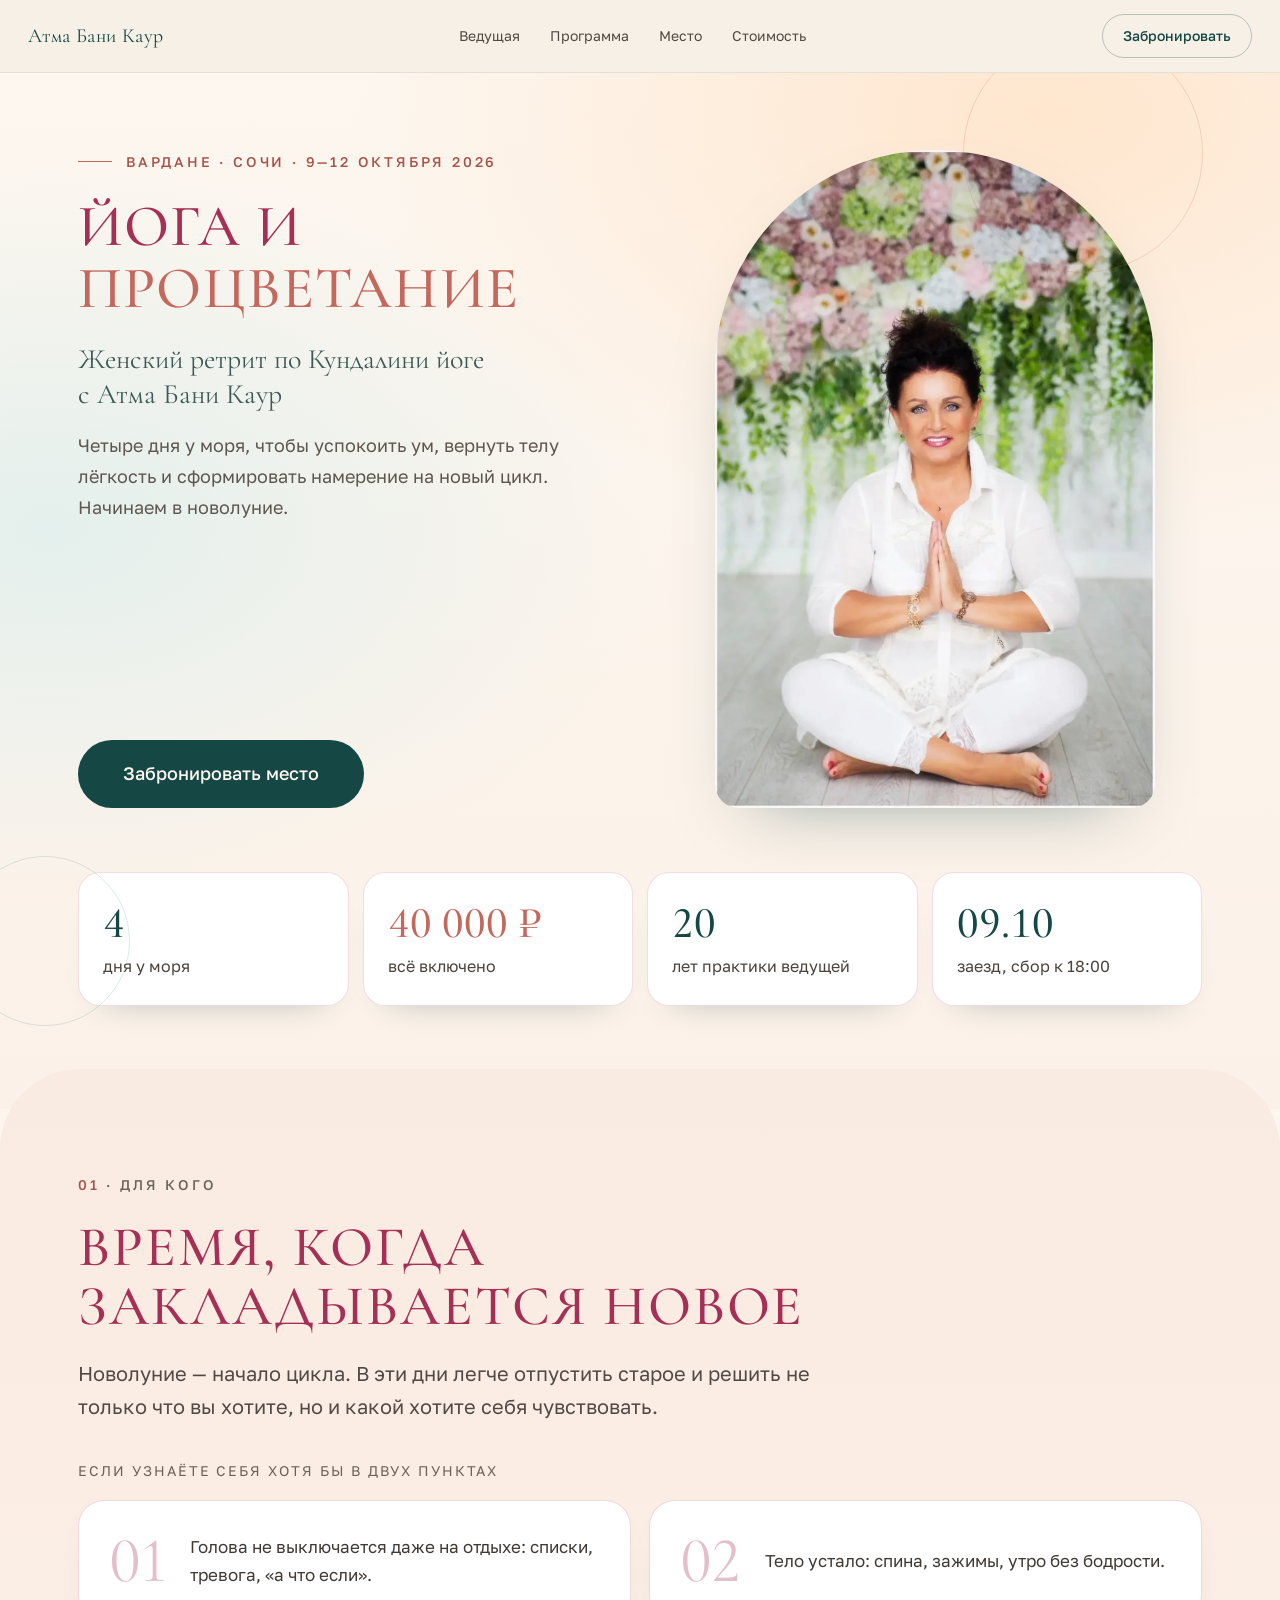
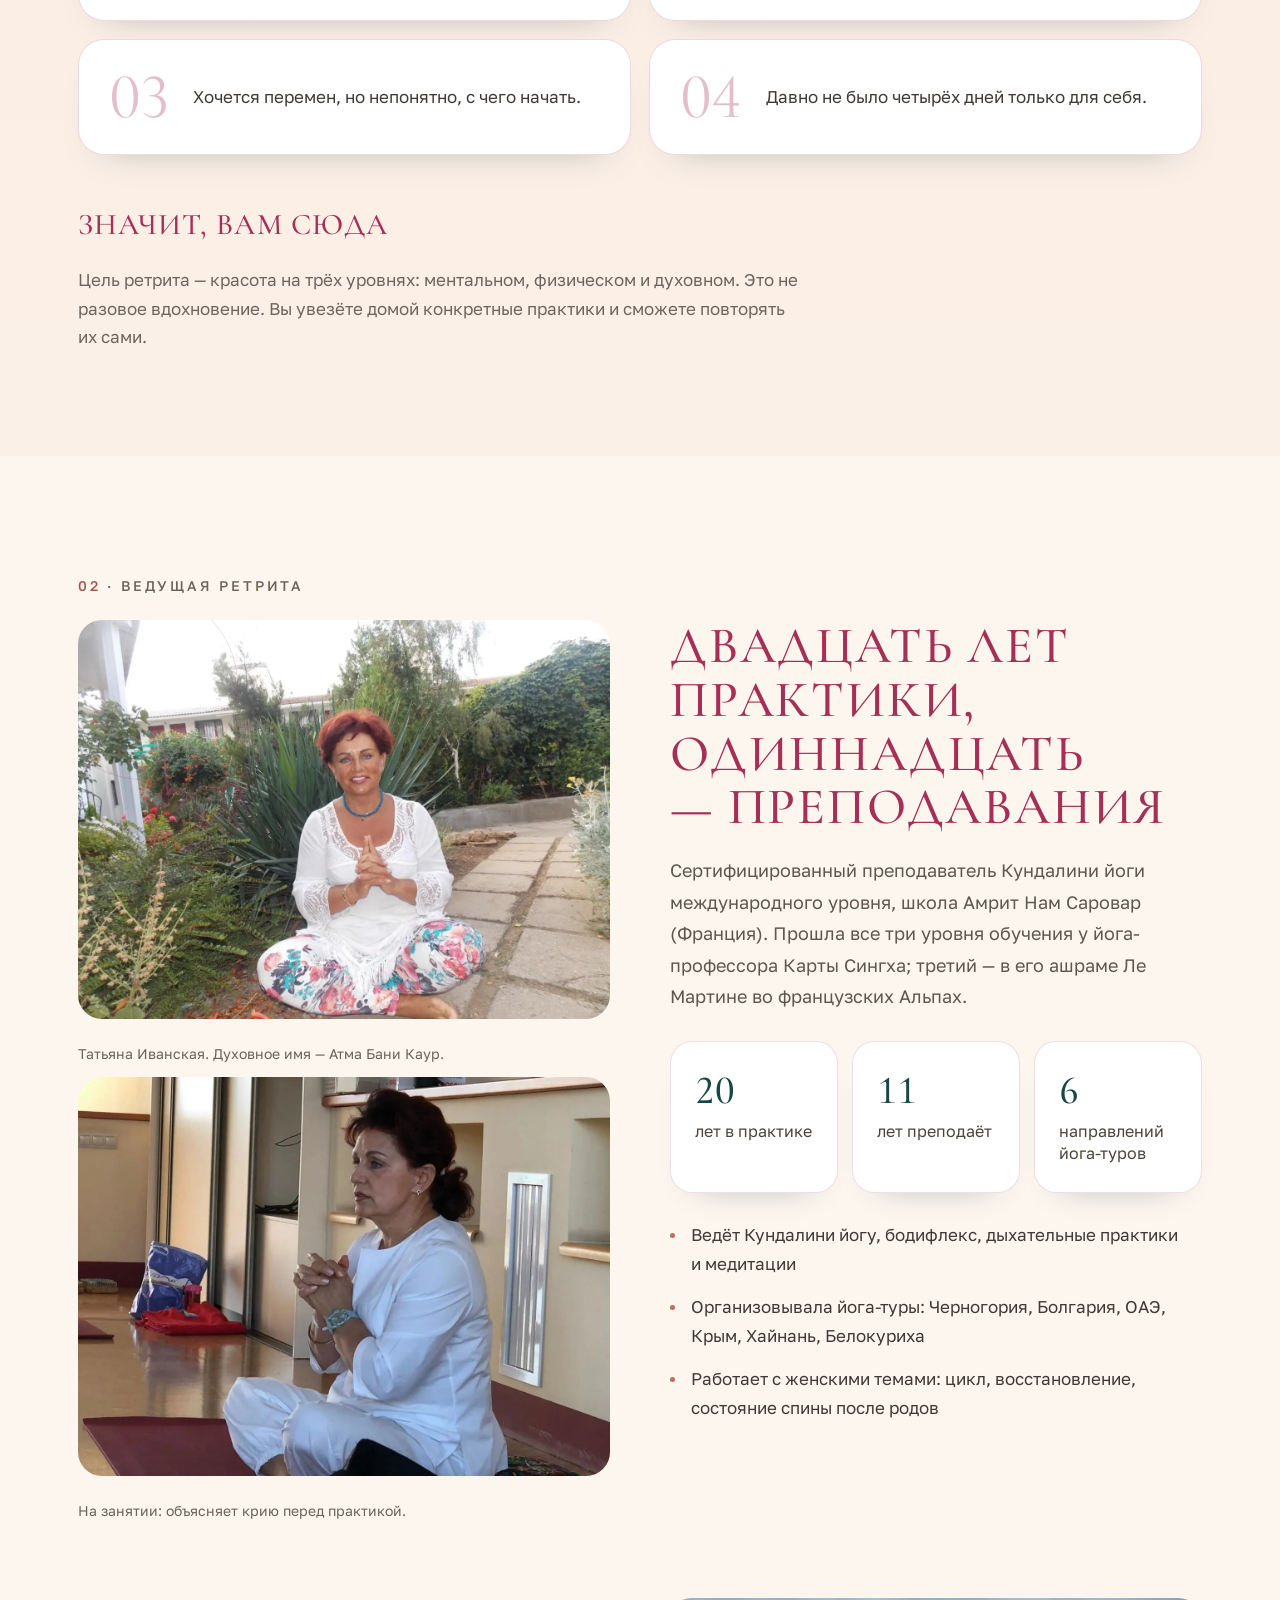
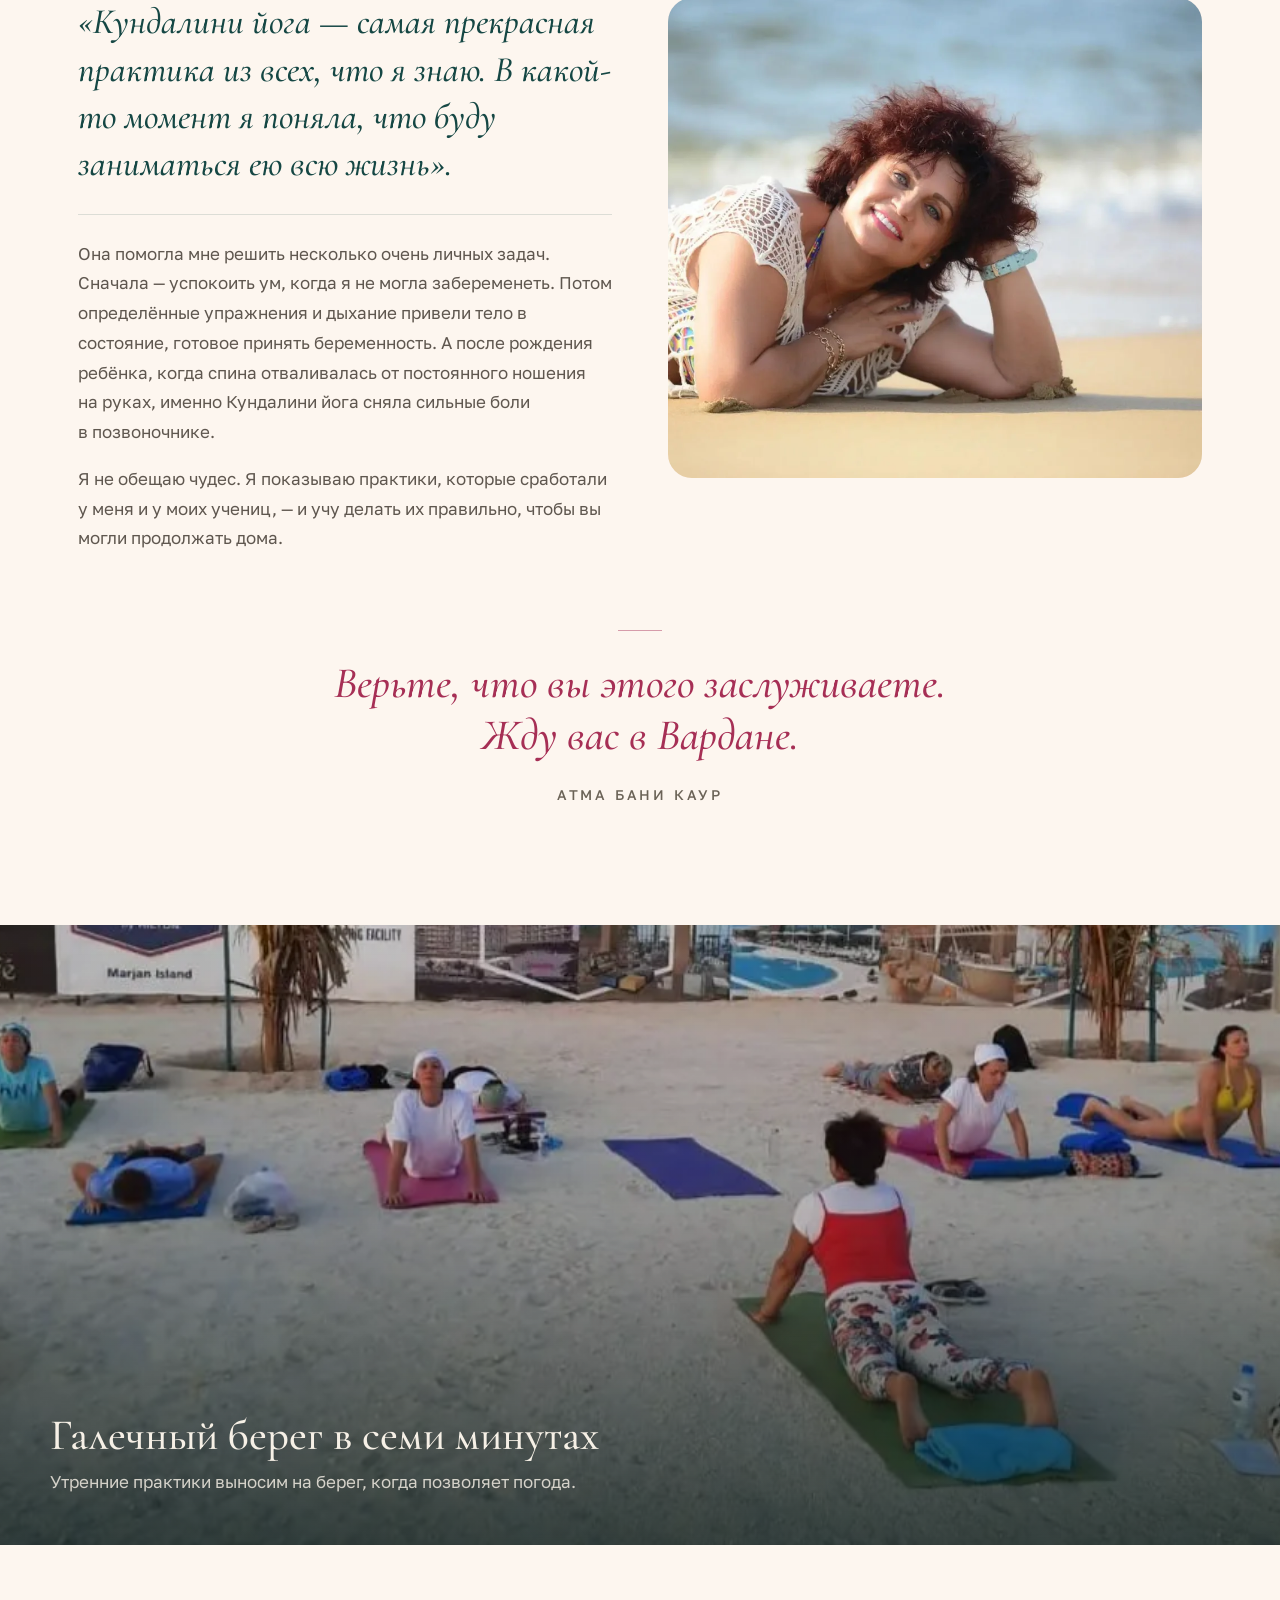
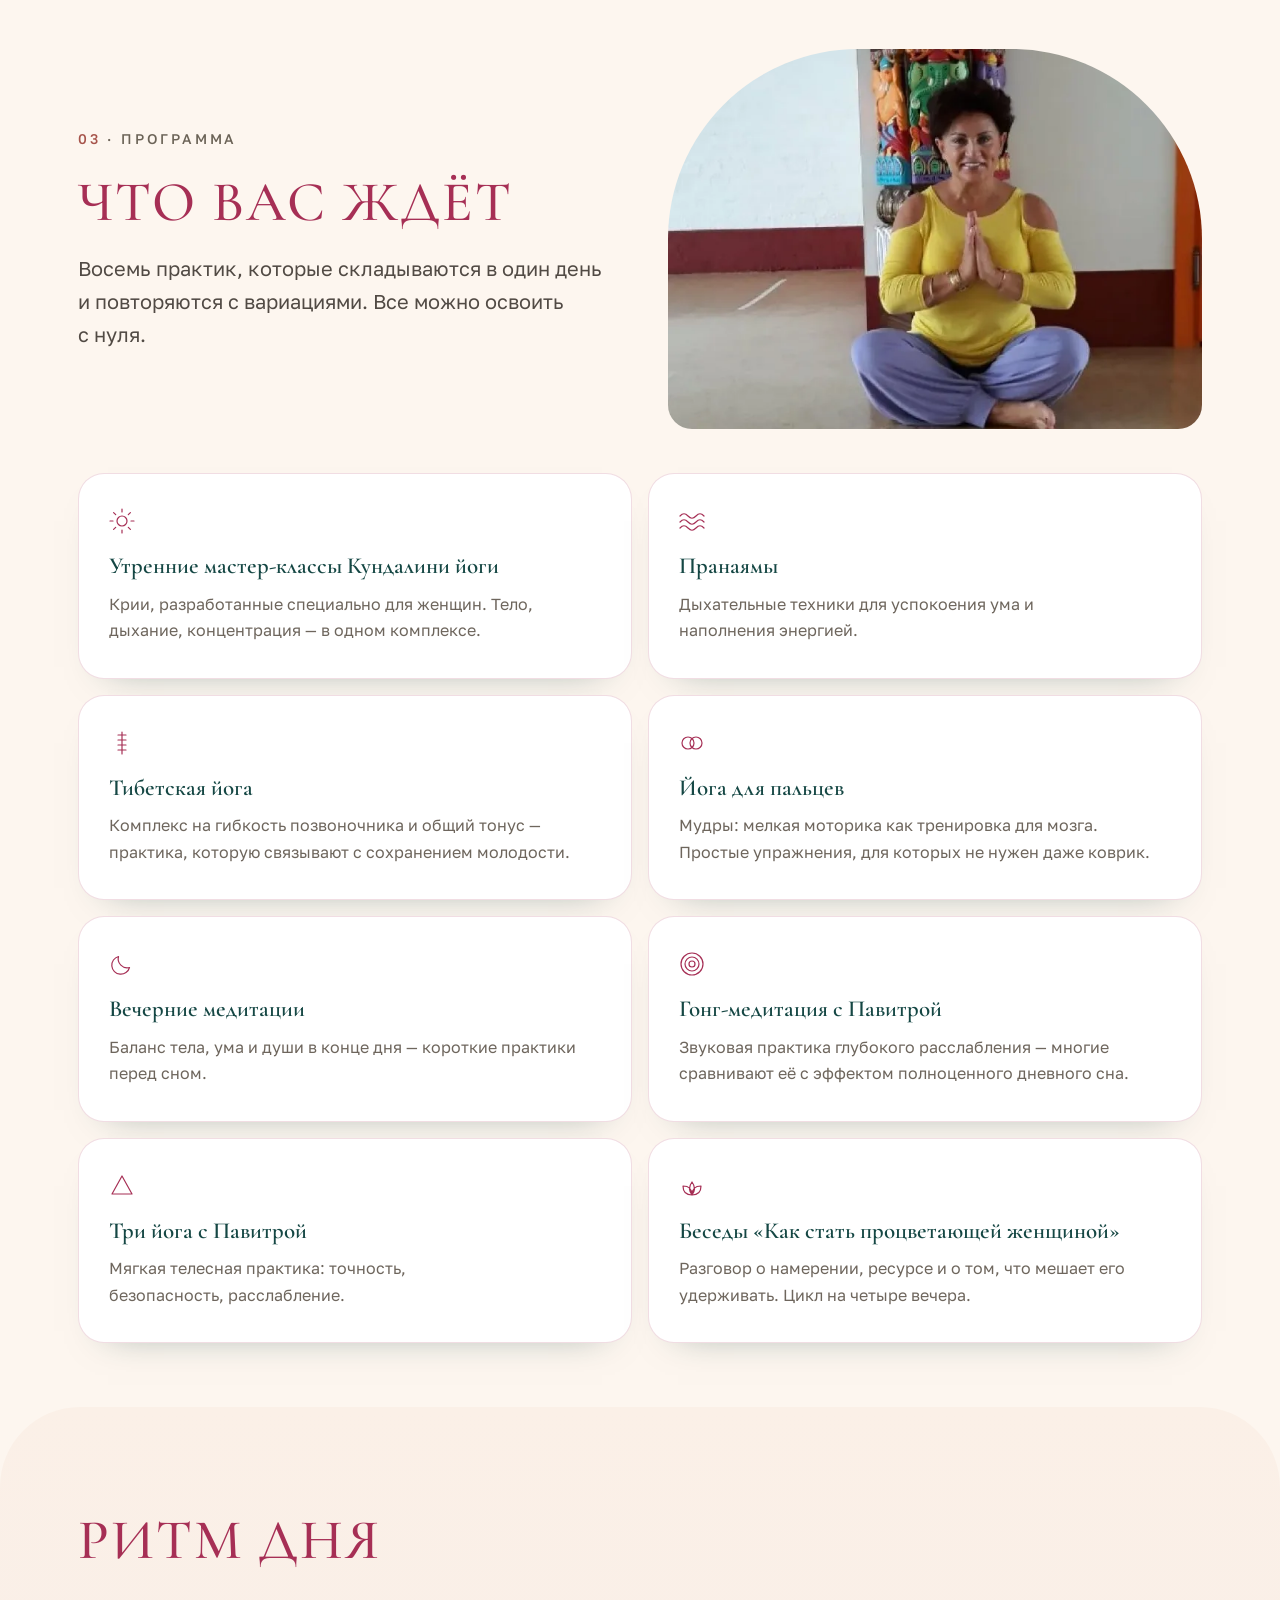
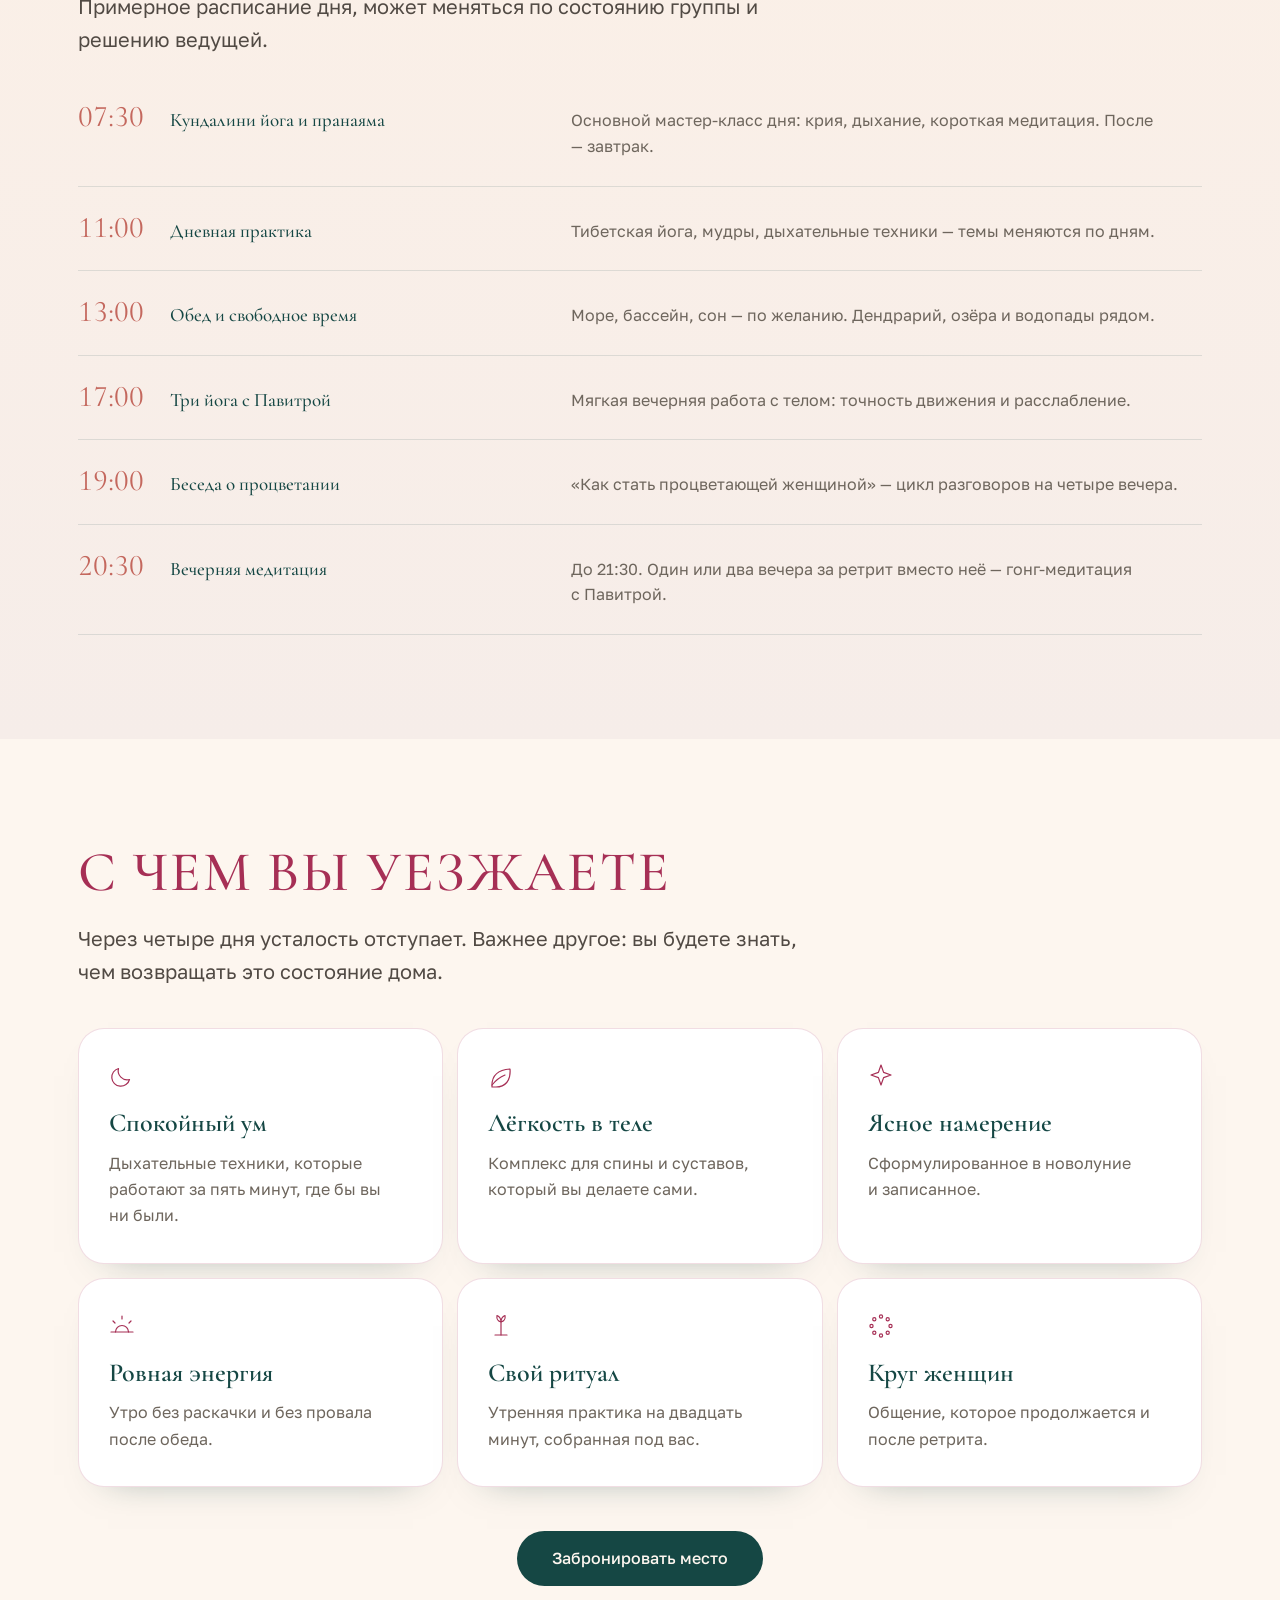
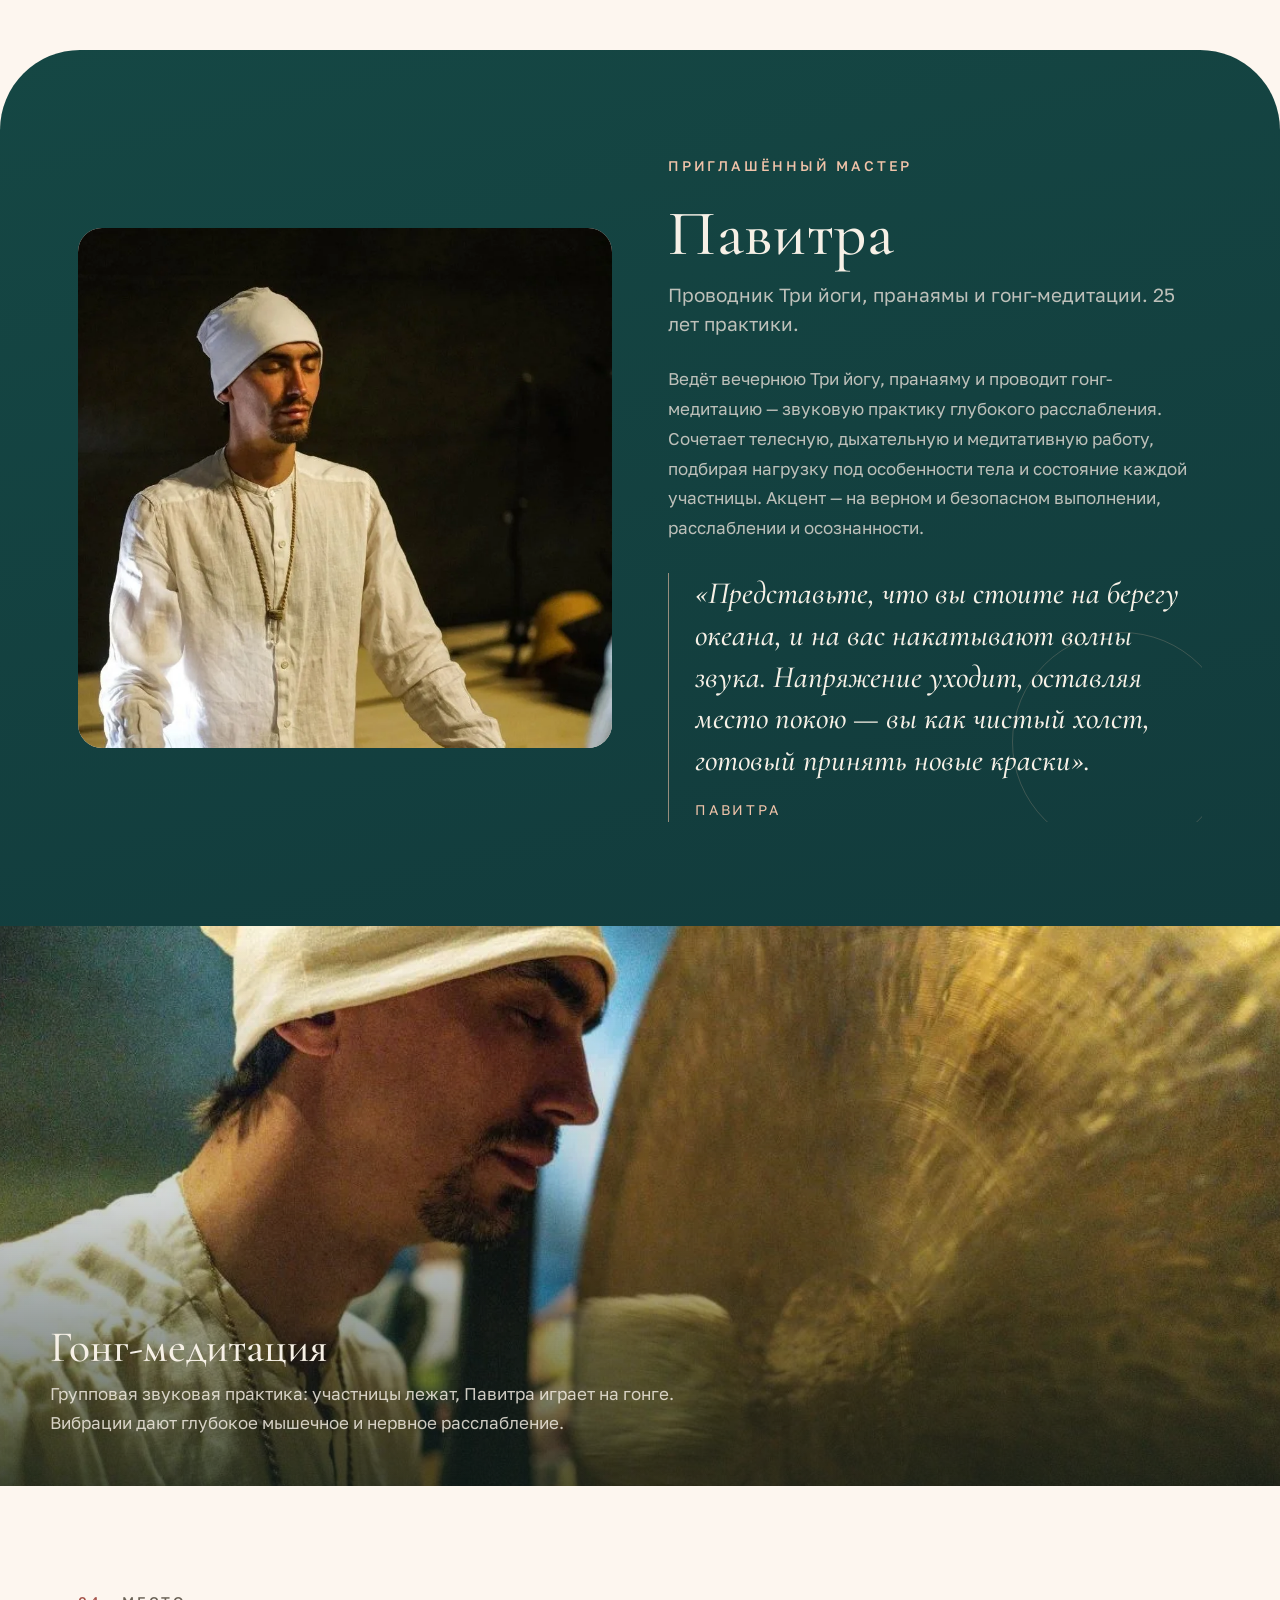
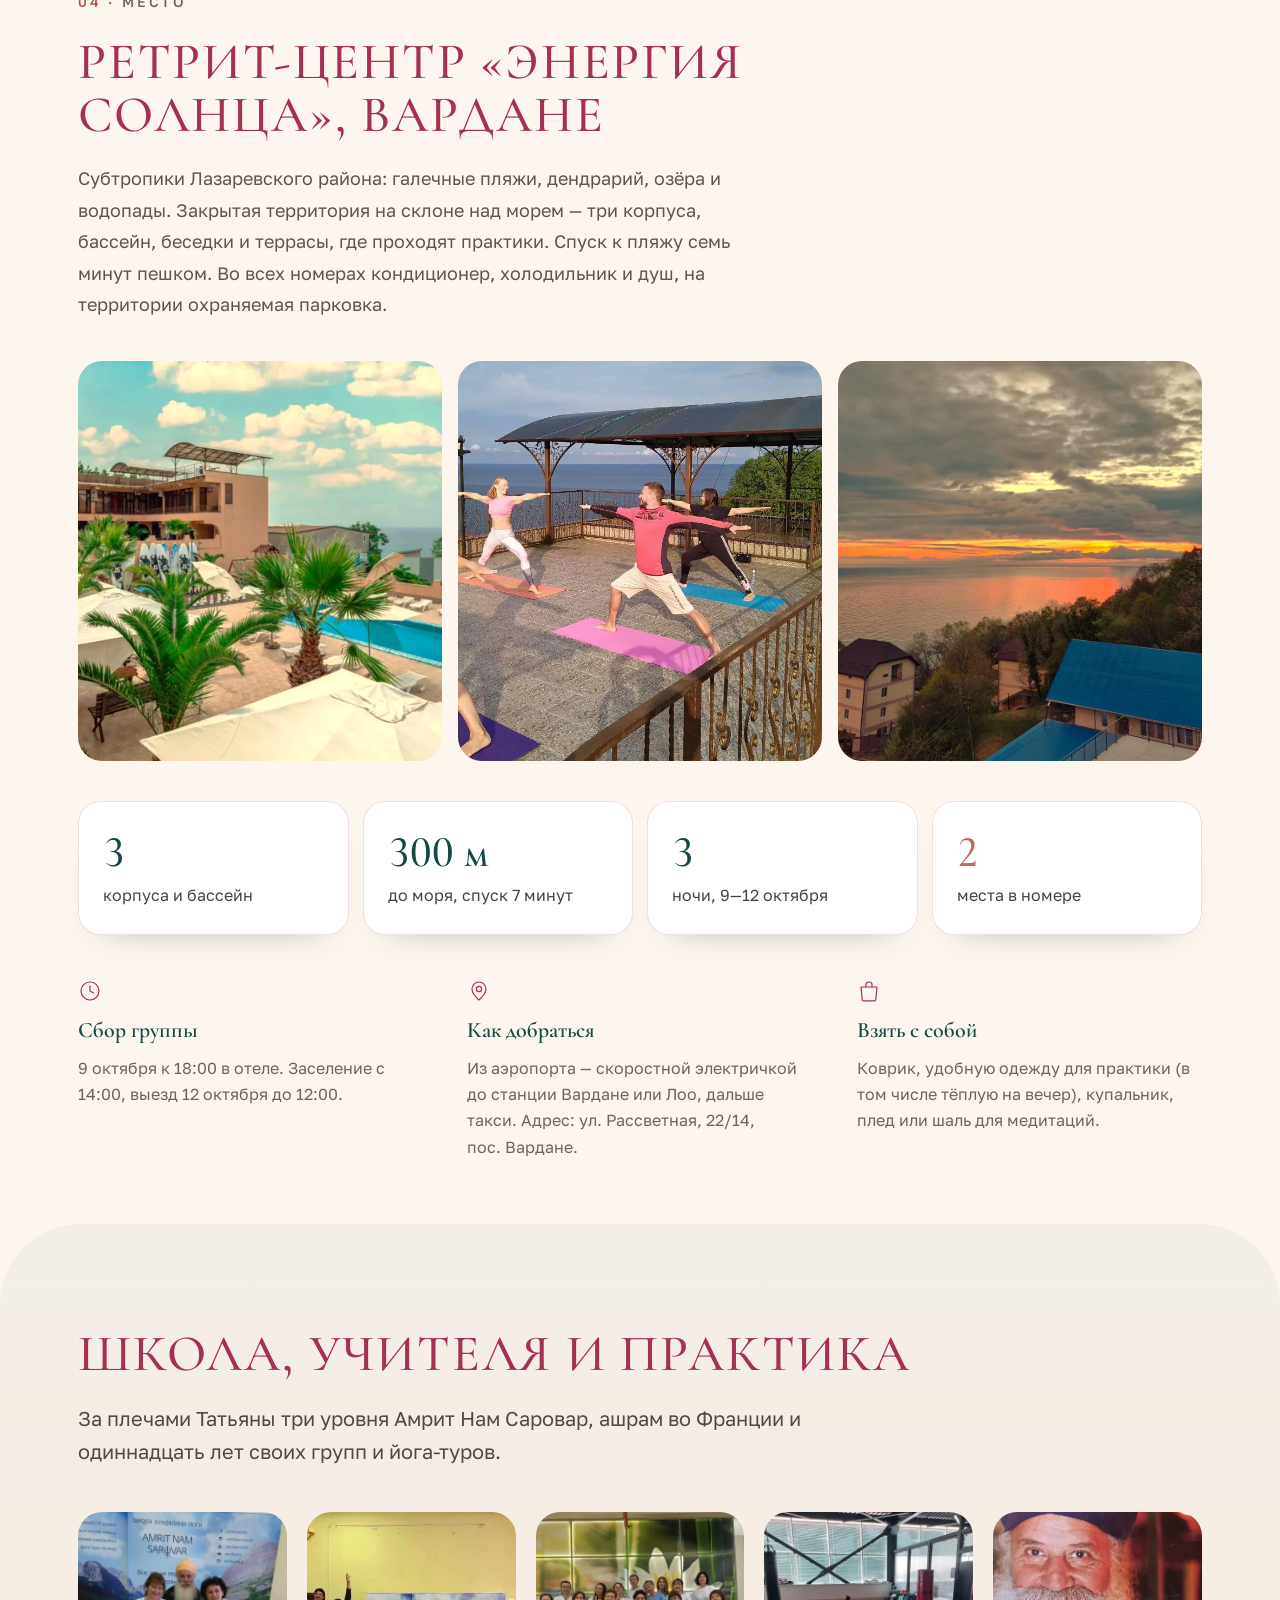
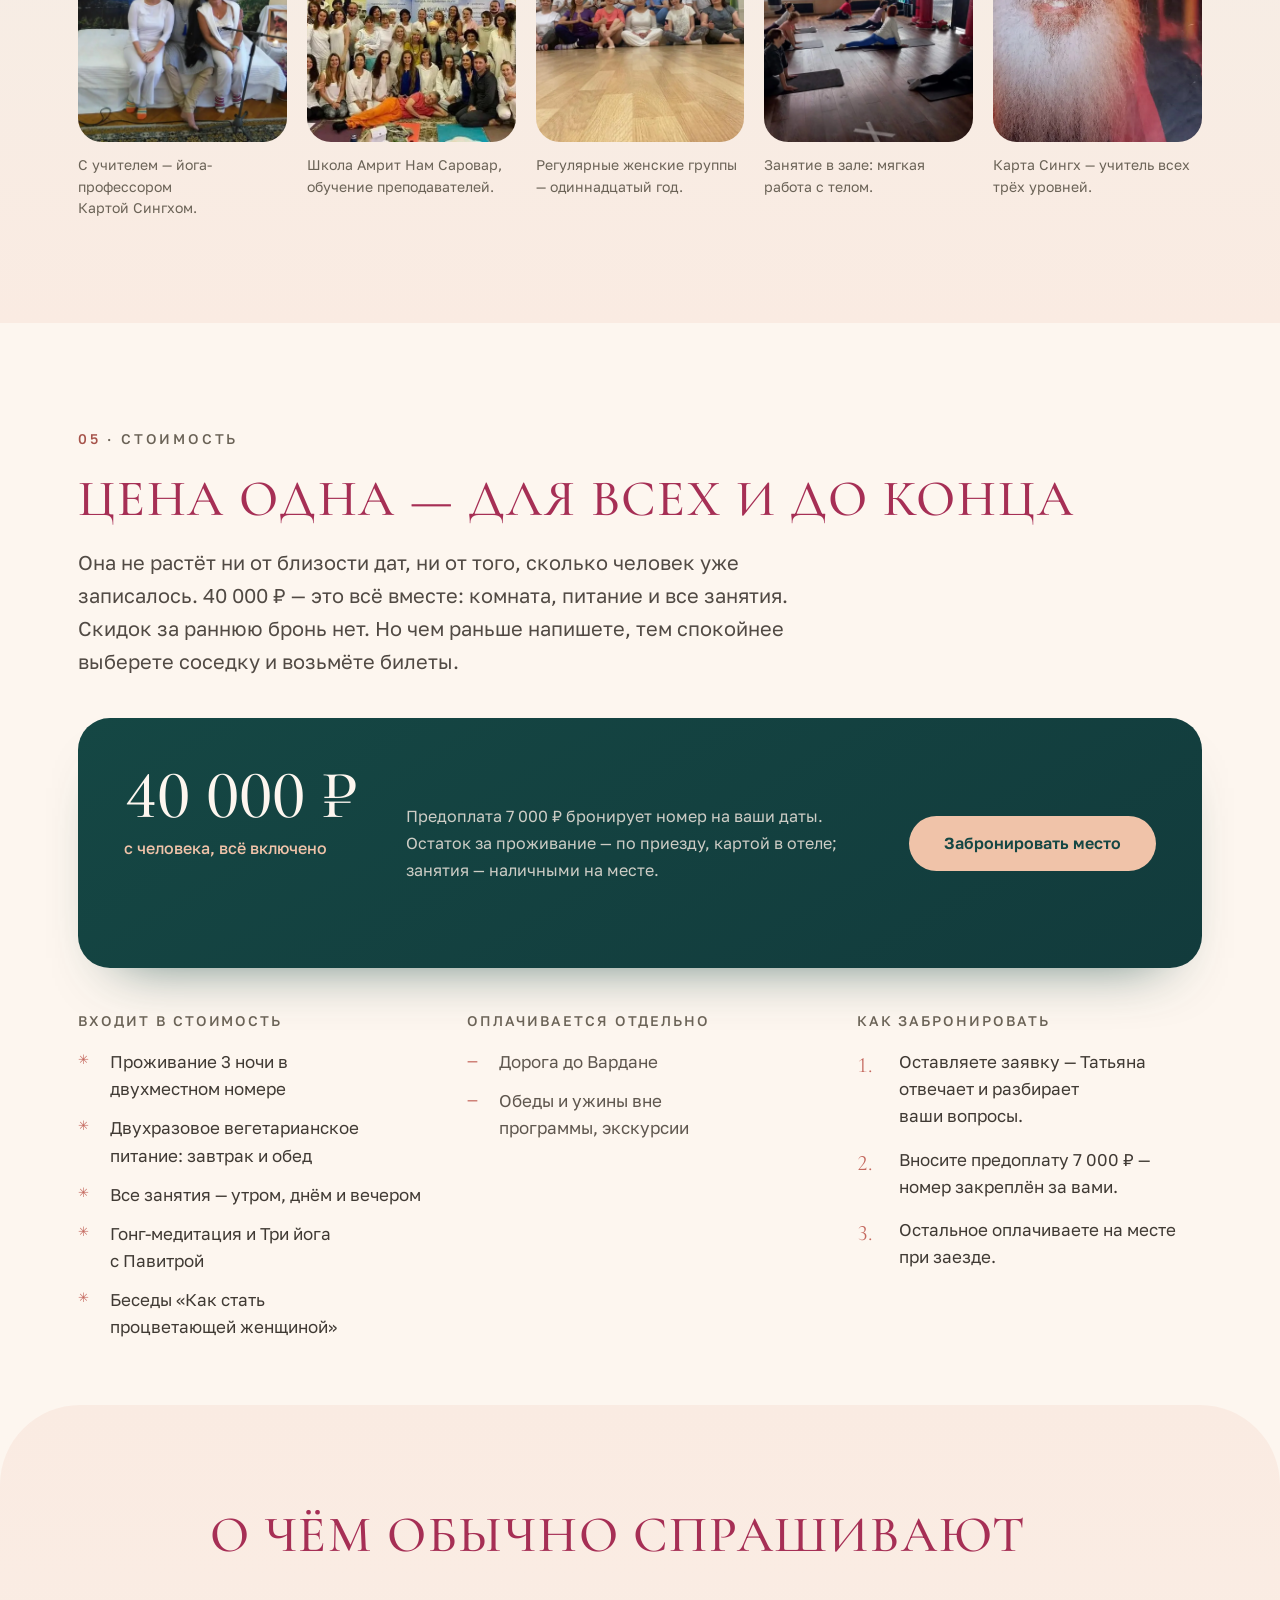
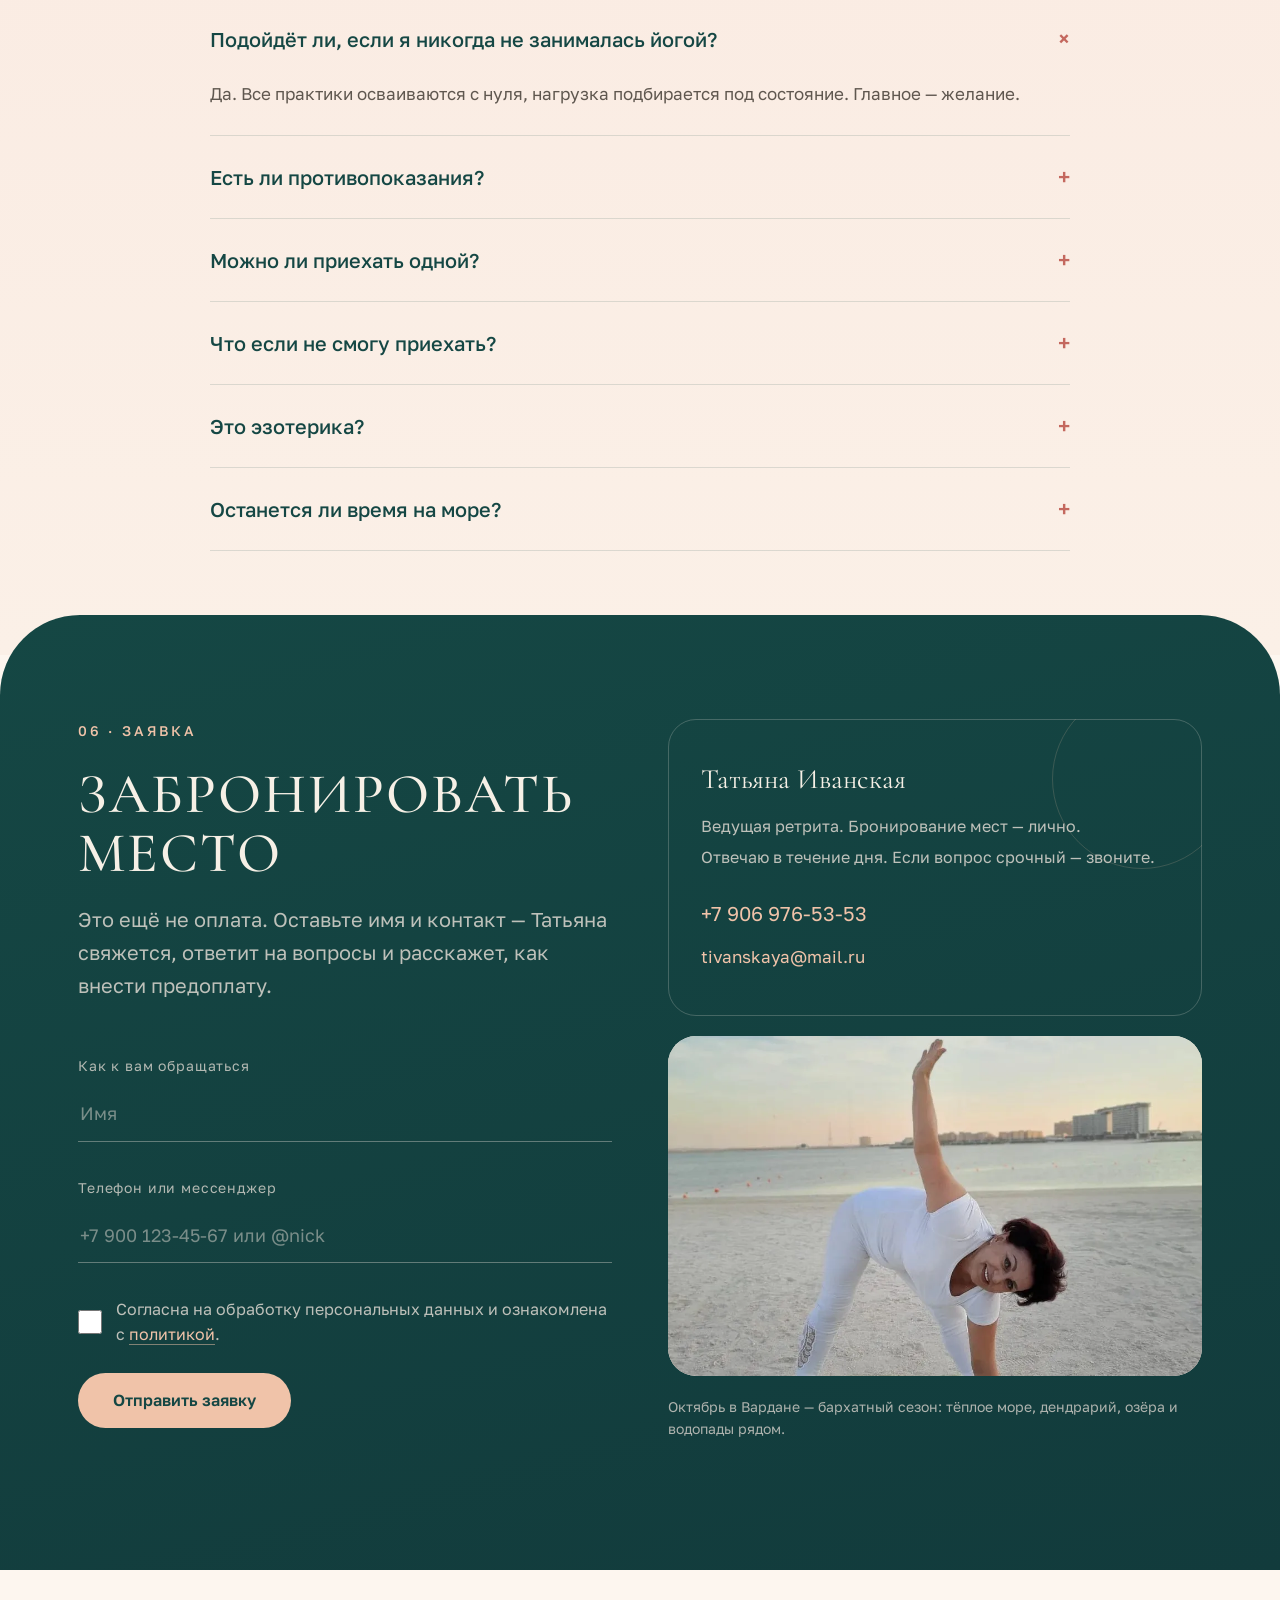
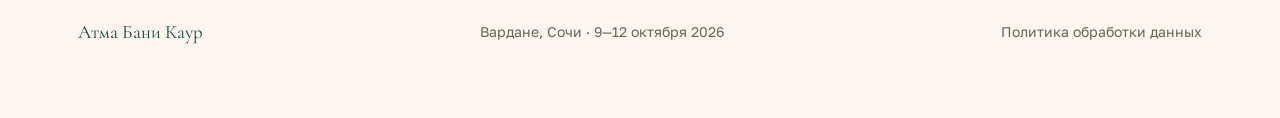
<file: index.html>
<!DOCTYPE html>
<html lang="ru">
<head>
<meta charset="UTF-8">
<meta name="viewport" content="width=device-width, initial-scale=1.0">
<title>Женский ретрит по Кундалини йоге — Вардане, Сочи, 9—12 октября 2026</title>
<meta name="description" content="Четыре дня у моря с Атма Бани Каур: Кундалини йога, пранаямы, гонг-медитации, беседы о процветании. Ретрит-центр «Энергия солнца», Вардане. 40 000 ₽, всё включено.">
<!-- Адрес временный: страница живёт на GitHub Pages до покупки домена (PENDING D-01).
     При переезде править здесь, в robots.txt, sitemap.xml и в JSON-LD внизу файла. -->
<link rel="canonical" href="https://kundalini.fest-sun.ru/">
<meta property="og:url" content="https://kundalini.fest-sun.ru/">
<meta property="og:image" content="https://kundalini.fest-sun.ru/visual/og-cover.jpg">
<meta property="og:image:alt" content="Йога и процветание — женский ретрит в Вардане, 9—12 октября 2026">
<meta property="og:image:width" content="1200">
<meta property="og:image:height" content="630">
<meta name="twitter:card" content="summary_large_image">
<meta property="og:title" content="Женский ретрит по Кундалини йоге — Вардане, Сочи, 9—12 октября 2026">
<meta property="og:description" content="Четыре дня у моря: Кундалини йога, пранаямы, гонг-медитации и беседы о процветании. 40 000 ₽, всё включено.">
<meta property="og:type" content="website">
<meta property="og:locale" content="ru_RU">
<meta name="theme-color" content="#FDF6EF">
<link rel="icon" href="favicon.svg" type="image/svg+xml">
<link rel="icon" href="favicon-32.png" sizes="32x32" type="image/png">
<link rel="apple-touch-icon" href="apple-touch-icon.png">
<link rel="preconnect" href="https://fonts.googleapis.com">
<link rel="preconnect" href="https://fonts.gstatic.com" crossorigin>
<link href="https://fonts.googleapis.com/css2?family=Cormorant+Garamond:ital,wght@0,400;0,500;0,600;1,400;1,500&family=Golos+Text:wght@400;500;600&display=swap" rel="stylesheet">
<link rel="stylesheet" href="css/tokens.css">
<link rel="stylesheet" href="css/base.css">
<link rel="stylesheet" href="css/components.css">
<link rel="stylesheet" href="css/sections.css">
<link rel="stylesheet" href="css/utilities.css">
<link rel="stylesheet" href="css/motion.css">
</head>
<body>
<a class="sr-only skip" href="#main">Перейти к содержанию</a>

<header class="hd">
  <a class="hd-brand" href="#top">Атма Бани Каур</a>
  <nav class="hd-nav" aria-label="Основная навигация">
    <a href="#author">Ведущая</a>
    <a href="#program">Программа</a>
    <a href="#venue">Место</a>
    <a href="#price">Стоимость</a>
  </nav>
  <a class="btn btn--ghost" href="#form">Забронировать</a>
</header>

<main id="main">

  <!-- ============ 1. герой ============ -->
  <section class="hero" id="top">
    <div class="wrap">
      <div class="cols hero-grid">
        <div class="hero-col">
          <div>
            <p class="eyebrow">Вардане · Сочи · 9—12 октября 2026</p>
            <h1><span class="l1">Йога и</span><span class="l2">процветание</span></h1>
            <p class="hero-sub">Женский ретрит по Кундалини йоге<br>с Атма Бани Каур</p>
            <p class="hero-lead">Четыре дня у моря, чтобы успокоить ум, вернуть телу лёгкость и сформировать намерение на новый цикл. Начинаем в новолуние.</p>
          </div>
          <div class="hero-cta">
            <a class="btn btn--main" href="#form">Забронировать место</a>
          </div>
        </div>
        <figure class="hero-fig">
          <div class="ph ph--arch">
            <img src="photos/r/portrait-white.webp" alt="Атма Бани Каур — Татьяна Иванская" width="856" height="1280" fetchpriority="high" decoding="async">
          </div>
        </figure>
      </div>

      <div class="nums hero-nums rv-stg">
        <div class="num-card"><b>4</b><span>дня у моря</span></div>
        <div class="num-card"><b class="is-coral">40 000 ₽</b><span>всё включено</span></div>
        <div class="num-card"><b>20</b><span>лет практики ведущей</span></div>
        <div class="num-card"><b>09.10</b><span>заезд, сбор к 18:00</span></div>
      </div>
    </div>
    <span class="orb orb--1" aria-hidden="true"></span>
    <span class="orb orb--2" aria-hidden="true"></span>
  </section>

  <!-- ============ 2. для кого ============ -->
  <section class="sec sec--arc sec--peach" id="who">
    <div class="wrap">
      <p class="rail rv"><b>01</b> · Для кого</p>
      <h2 class="rv">Время, когда закладывается новое</h2>
      <p class="lead text rv">Новолуние — начало цикла. В эти дни легче отпустить старое и решить не только что вы хотите, но и какой хотите себя чувствовать.</p>

      <p class="cue rv">Если узнаёте себя хотя бы в двух пунктах</p>
      <div class="cards cards--wide rv-stg">
        <div class="card card--pain"><span class="n" aria-hidden="true">01</span><p>Голова не выключается даже на отдыхе: списки, тревога, «а что если».</p></div>
        <div class="card card--pain"><span class="n" aria-hidden="true">02</span><p>Тело устало: спина, зажимы, утро без бодрости.</p></div>
        <div class="card card--pain"><span class="n" aria-hidden="true">03</span><p>Хочется перемен, но непонятно, с чего начать.</p></div>
        <div class="card card--pain"><span class="n" aria-hidden="true">04</span><p>Давно не было четырёх дней только для себя.</p></div>
      </div>

      <div class="who-end rv">
        <span class="display">Значит, вам сюда</span>
        <p>Цель ретрита — красота на трёх уровнях: ментальном, физическом и духовном. Это не разовое вдохновение. Вы увезёте домой конкретные практики и сможете повторять их сами.</p>
      </div>
    </div>
  </section>

  <!-- ============ 3. ведущая ============ -->
  <section class="sec sec--lg sec--ivory" id="author">
    <div class="wrap">
      <p class="rail rv"><b>02</b> · Ведущая ретрита</p>

      <div class="cols cols--60 rv">
        <figure class="author-fig">
          <span class="orb" aria-hidden="true"></span>
          <div class="ph">
            <img src="photos/r/garden.webp" alt="Татьяна Иванская в саду" width="1280" height="960" loading="lazy" decoding="async">
          </div>
          <figcaption class="ph-cap">Татьяна Иванская. Духовное имя — Атма Бани Каур.</figcaption>
          <div class="ph ph--fill">
            <img src="photos/r/teaching.webp" alt="Татьяна объясняет крию перед практикой" width="1280" height="960" loading="lazy" decoding="async">
          </div>
          <figcaption class="ph-cap">На занятии: объясняет крию перед практикой.</figcaption>
        </figure>

        <div>
          <h2 class="h2--sm">Двадцать лет практики, одиннадцать — преподавания</h2>
          <p class="lead--18">Сертифицированный преподаватель Кундалини йоги международного уровня, школа Амрит Нам Саровар (Франция). Прошла все три уровня обучения у йога-профессора Карты Сингха; третий — в его ашраме Ле Мартине во французских Альпах.</p>

          <div class="nums nums--sm author-nums">
            <div class="num-card"><b>20</b><span>лет в практике</span></div>
            <div class="num-card"><b>11</b><span>лет преподаёт</span></div>
            <div class="num-card"><b>6</b><span>направлений йога-туров</span></div>
          </div>

          <ul class="dots">
            <li>Ведёт Кундалини йогу, бодифлекс, дыхательные практики и медитации</li>
            <li>Организовывала йога-туры: Черногория, Болгария, ОАЭ, Крым, Хайнань, Белокуриха</li>
            <li>Работает с женскими темами: цикл, восстановление, состояние спины после родов</li>
          </ul>
        </div>
      </div>

      <div class="cols author-quote rv">
        <div>
          <blockquote>«Кундалини йога — самая прекрасная практика из всех, что я знаю. В какой-то момент я поняла, что буду заниматься ею всю жизнь».</blockquote>
          <hr class="sep">
          <p>Она помогла мне решить несколько очень личных задач. Сначала — успокоить ум, когда я не могла забеременеть. Потом определённые упражнения и дыхание привели тело в состояние, готовое принять беременность. А после рождения ребёнка, когда спина отваливалась от постоянного ношения на руках, именно Кундалини йога сняла сильные боли в позвоночнике.</p>
          <p>Я не обещаю чудес. Я показываю практики, которые сработали у меня и у моих учениц, — и учу делать их правильно, чтобы вы могли продолжать дома.</p>
        </div>
        <div class="ph">
          <img src="photos/r/sea-sand.webp" alt="Татьяна Иванская на берегу моря" width="1280" height="854" loading="lazy" decoding="async">
        </div>
      </div>

      <div class="author-final rv">
        <div class="rule" aria-hidden="true"></div>
        <blockquote><span>Верьте, что вы этого заслуживаете.</span><span>Жду вас в Вардане.</span></blockquote>
        <p class="sign">Атма Бани Каур</p>
      </div>
    </div>
  </section>

  <!-- ============ 4. перебивка: берег ============ -->
  <figure class="bleed bleed--beach rv">
    <img src="photos/r/beach-class.webp" alt="Утренняя практика группы на берегу" width="960" height="1280" loading="lazy" decoding="async">
    <figcaption>
      <div>
        <p class="bleed-h">Галечный берег в семи минутах</p>
        <p>Утренние практики выносим на берег, когда позволяет погода.</p>
      </div>
    </figcaption>
  </figure>

  <!-- ============ 5. программа ============ -->
  <section class="sec sec--ivory" id="program">
    <div class="wrap">
      <div class="cols program-head rv">
        <div>
          <p class="rail"><b>03</b> · Программа</p>
          <h2>Что вас ждёт</h2>
          <p class="lead">Восемь практик, которые складываются в один день и повторяются с вариациями. Все можно освоить с нуля.</p>
        </div>
        <div class="ph ph--arch-sm">
          <img src="photos/r/namaste-yellow.webp" alt="Татьяна в намасте перед практикой" width="720" height="1280" loading="lazy" decoding="async">
        </div>
      </div>

      <div class="cards rv-stg">
        <article class="card">
          <svg class="icon" viewBox="0 0 26 26" aria-hidden="true"><circle cx="13" cy="13" r="5"/><path d="M13 1v3M13 22v3M1 13h3M22 13h3M4.6 4.6l2.1 2.1M19.3 19.3l2.1 2.1M21.4 4.6l-2.1 2.1M6.7 19.3l-2.1 2.1"/></svg>
          <h3>Утренние мастер-классы Кундалини йоги</h3>
          <p>Крии, разработанные специально для женщин. Тело, дыхание, концентрация — в одном комплексе.</p>
        </article>
        <article class="card">
          <svg class="icon" viewBox="0 0 26 26" aria-hidden="true"><path d="M1 8c3-3 5-3 8 0s5 3 8 0 5-3 8 0M1 14c3-3 5-3 8 0s5 3 8 0 5-3 8 0M1 20c3-3 5-3 8 0s5 3 8 0 5-3 8 0"/></svg>
          <h3>Пранаямы</h3>
          <p>Дыхательные техники для успокоения ума и наполнения энергией.</p>
        </article>
        <article class="card">
          <svg class="icon" viewBox="0 0 26 26" aria-hidden="true"><path d="M13 2v22"/><path d="M9 5h8M9 10h8M9 15h8M9 20h8"/></svg>
          <h3>Тибетская йога</h3>
          <p>Комплекс на гибкость позвоночника и общий тонус — практика, которую связывают с сохранением молодости.</p>
        </article>
        <article class="card">
          <svg class="icon" viewBox="0 0 26 26" aria-hidden="true"><circle cx="9" cy="13" r="6"/><circle cx="17" cy="13" r="6"/></svg>
          <h3>Йога для пальцев</h3>
          <p>Мудры: мелкая моторика как тренировка для мозга. Простые упражнения, для которых не нужен даже коврик.</p>
        </article>
        <article class="card">
          <svg class="icon" viewBox="0 0 26 26" aria-hidden="true"><path d="M20.5 16.5A9 9 0 0 1 9.5 5.5a9 9 0 1 0 11 11z"/></svg>
          <h3>Вечерние медитации</h3>
          <p>Баланс тела, ума и души в конце дня — короткие практики перед сном.</p>
        </article>
        <article class="card">
          <svg class="icon" viewBox="0 0 26 26" aria-hidden="true"><circle cx="13" cy="13" r="3"/><circle cx="13" cy="13" r="7"/><circle cx="13" cy="13" r="11"/></svg>
          <h3>Гонг-медитация с Павитрой</h3>
          <p>Звуковая практика глубокого расслабления — многие сравнивают её с эффектом полноценного дневного сна.</p>
        </article>
        <article class="card">
          <svg class="icon" viewBox="0 0 26 26" aria-hidden="true"><path d="M13 3l10 18H3z"/></svg>
          <h3>Три йога с Павитрой</h3>
          <p>Мягкая телесная практика: точность, безопасность, расслабление.</p>
        </article>
        <article class="card">
          <svg class="icon" viewBox="0 0 26 26" aria-hidden="true"><path d="M13 22c0-6 3-9 9-9 0 6-3 9-9 9zM13 22c0-6-3-9-9-9 0 6 3 9 9 9zM13 22c-3-4-3-9 0-13 3 4 3 9 0 13z"/></svg>
          <h3>Беседы «Как стать процветающей женщиной»</h3>
          <p>Разговор о намерении, ресурсе и о том, что мешает его удерживать. Цикл на четыре вечера.</p>
        </article>
      </div>
    </div>
  </section>

  <!-- ============ 6. ритм дня ============ -->
  <section class="sec sec--arc sec--sand" id="day">
    <div class="wrap">
      <h2 class="rv">Ритм дня</h2>
      <p class="lead text rv">Примерное расписание дня, может меняться по состоянию группы и решению ведущей.</p>

      <div class="rv">
        <div class="day-row"><time>07:30</time><h3>Кундалини йога и пранаяма</h3><p>Основной мастер-класс дня: крия, дыхание, короткая медитация. После — завтрак.</p></div>
        <div class="day-row"><time>11:00</time><h3>Дневная практика</h3><p>Тибетская йога, мудры, дыхательные техники — темы меняются по дням.</p></div>
        <div class="day-row"><time>13:00</time><h3>Обед и свободное время</h3><p>Море, бассейн, сон — по желанию. Дендрарий, озёра и водопады рядом.</p></div>
        <div class="day-row"><time>17:00</time><h3>Три йога с Павитрой</h3><p>Мягкая вечерняя работа с телом: точность движения и расслабление.</p></div>
        <div class="day-row"><time>19:00</time><h3>Беседа о процветании</h3><p>«Как стать процветающей женщиной» — цикл разговоров на четыре вечера.</p></div>
        <div class="day-row"><time>20:30</time><h3>Вечерняя медитация</h3><p>До 21:30. Один или два вечера за ретрит вместо неё — гонг-медитация с Павитрой.</p></div>
      </div>
    </div>
  </section>

  <!-- ============ 7. с чем вы уезжаете ============ -->
  <section class="sec sec--ivory" id="results">
    <div class="wrap">
      <h2 class="rv">С чем вы уезжаете</h2>
      <p class="lead text rv">Через четыре дня усталость отступает. Важнее другое: вы будете знать, чем возвращать это состояние дома.</p>

      <div class="cards cards--sm rv-stg is-mt-40">
        <article class="card card--lg">
          <svg class="icon" viewBox="0 0 26 26" aria-hidden="true"><path d="M20.5 16.5A9 9 0 0 1 9.5 5.5a9 9 0 1 0 11 11z"/></svg>
          <h3>Спокойный ум</h3>
          <p>Дыхательные техники, которые работают за пять минут, где бы вы ни были.</p>
        </article>
        <article class="card card--lg">
          <svg class="icon" viewBox="0 0 26 26" aria-hidden="true"><path d="M4 22c0-9 6-15 18-16 1 12-5 18-14 18H4z"/><path d="M4 22c4-5 8-8 13-10"/></svg>
          <h3>Лёгкость в теле</h3>
          <p>Комплекс для спины и суставов, который вы делаете сами.</p>
        </article>
        <article class="card card--lg">
          <svg class="icon" viewBox="0 0 26 26" aria-hidden="true"><path d="M13 2l2.6 7.4L23 12l-7.4 2.6L13 22l-2.6-7.4L3 12l7.4-2.6z"/></svg>
          <h3>Ясное намерение</h3>
          <p>Сформулированное в новолуние и записанное.</p>
        </article>
        <article class="card card--lg">
          <svg class="icon" viewBox="0 0 26 26" aria-hidden="true"><path d="M2 19h22"/><path d="M6.5 19a6.5 6.5 0 0 1 13 0"/><path d="M13 3v3M4 8l2 2M22 8l-2 2"/></svg>
          <h3>Ровная энергия</h3>
          <p>Утро без раскачки и без провала после обеда.</p>
        </article>
        <article class="card card--lg">
          <svg class="icon" viewBox="0 0 26 26" aria-hidden="true"><path d="M13 22V9"/><path d="M13 9c0-3 1.6-5.5 4-6.5C17.6 5.6 16 8.4 13 9zM13 9c0-3-1.6-5.5-4-6.5C8.4 5.6 10 8.4 13 9z"/><path d="M7 22h12"/></svg>
          <h3>Свой ритуал</h3>
          <p>Утренняя практика на двадцать минут, собранная под вас.</p>
        </article>
        <article class="card card--lg">
          <svg class="icon" viewBox="0 0 26 26" aria-hidden="true"><circle cx="13" cy="3.5" r="1.6"/><circle cx="13" cy="22.5" r="1.6"/><circle cx="3.5" cy="13" r="1.6"/><circle cx="22.5" cy="13" r="1.6"/><circle cx="6.3" cy="6.3" r="1.6"/><circle cx="19.7" cy="19.7" r="1.6"/><circle cx="19.7" cy="6.3" r="1.6"/><circle cx="6.3" cy="19.7" r="1.6"/></svg>
          <h3>Круг женщин</h3>
          <p>Общение, которое продолжается и после ретрита.</p>
        </article>
      </div>

      <div class="center-cta rv">
        <a class="btn btn--mid" href="#form">Забронировать место</a>
      </div>
    </div>
  </section>

  <!-- ============ 8. приглашённый мастер ============ -->
  <section class="sec sec--arc sec--dark" id="guest">
    <div class="wrap">
      <div class="cols guest rv">
        <div class="ph">
          <img src="photos/r/pavitra.webp" alt="Павитра, приглашённый мастер ретрита" width="854" height="1280" loading="lazy" decoding="async">
        </div>
        <div>
          <p class="rail">Приглашённый мастер</p>
          <h2 class="guest-name">Павитра</h2>
          <p class="guest-role">Проводник Три йоги, пранаямы и гонг-медитации. 25 лет практики.</p>
          <p class="guest-text">Ведёт вечернюю Три йогу, пранаяму и проводит гонг-медитацию — звуковую практику глубокого расслабления. Сочетает телесную, дыхательную и медитативную работу, подбирая нагрузку под особенности тела и состояние каждой участницы. Акцент — на верном и безопасном выполнении, расслаблении и осознанности.</p>
          <div class="guest-quote">
            <blockquote>«Представьте, что вы стоите на берегу океана, и на вас накатывают волны звука. Напряжение уходит, оставляя место покою — вы как чистый холст, готовый принять новые краски».</blockquote>
            <p class="sign">Павитра</p>
          </div>
        </div>
        <span class="orb" aria-hidden="true"></span>
      </div>
    </div>
  </section>

  <!-- ============ 9. перебивка: гонг-медитация ============ -->
  <figure class="bleed bleed--sm bleed--gong rv">
    <img src="photos/r/pavitra-gong.webp" alt="Гонг-медитация: участницы лежат, мастер играет на гонге" width="1280" height="720" loading="lazy" decoding="async">
    <figcaption>
      <div>
        <p class="bleed-h">Гонг-медитация</p>
        <p>Групповая звуковая практика: участницы лежат, Павитра играет на гонге. Вибрации дают глубокое мышечное и нервное расслабление.</p>
      </div>
    </figcaption>
  </figure>

  <!-- ============ 10. место ============
       Отклонение от макета: вместо кадров йога-туров (palms, beach-namaste,
       triangle) стоят реальные снимки ретрит-центра — решение заказчицы,
       записано в DECISIONS.md. -->
  <section class="sec sec--ivory" id="venue">
    <div class="wrap">
      <p class="rail rv"><b>04</b> · Место</p>
      <h2 class="h2--sm rv">Ретрит-центр «Энергия солнца», Вардане</h2>
      <p class="lead--18 text rv">Субтропики Лазаревского района: галечные пляжи, дендрарий, озёра и водопады. Закрытая территория на склоне над морем — три корпуса, бассейн, беседки и террасы, где проходят практики. Спуск к пляжу семь минут пешком. Во всех номерах кондиционер, холодильник и душ, на территории охраняемая парковка.</p>

      <div class="venue-photos rv">
        <span class="orb" aria-hidden="true"></span>
        <div class="ph"><img src="photos/r/v-pool.webp" alt="Бассейн и территория ретрит-центра" width="1600" height="1000" loading="lazy" decoding="async"></div>
        <div class="ph"><img src="photos/r/g-yoga.webp" alt="Практика на террасе с видом на море" width="1150" height="740" loading="lazy" decoding="async"></div>
        <div class="ph"><img src="photos/r/v-sunset.webp" alt="Закат над морем с террасы центра" width="1200" height="900" loading="lazy" decoding="async"></div>
      </div>

      <div class="nums rv-stg">
        <div class="num-card"><b>3</b><span>корпуса и бассейн</span></div>
        <div class="num-card"><b>300 м</b><span>до моря, спуск 7 минут</span></div>
        <div class="num-card"><b>3</b><span>ночи, 9—12 октября</span></div>
        <div class="num-card"><b class="is-coral">2</b><span>места в номере</span></div>
      </div>

      <div class="venue-info rv">
        <div>
          <svg class="icon icon--sm" viewBox="0 0 24 24" aria-hidden="true"><circle cx="12" cy="12" r="9"/><path d="M12 7v5l3.5 2"/></svg>
          <h3>Сбор группы</h3>
          <p>9 октября к 18:00 в отеле. Заселение с 14:00, выезд 12 октября до 12:00.</p>
        </div>
        <div>
          <svg class="icon icon--sm" viewBox="0 0 24 24" aria-hidden="true"><path d="M12 21s7-6.3 7-11a7 7 0 1 0-14 0c0 4.7 7 11 7 11z"/><circle cx="12" cy="10" r="2.6"/></svg>
          <h3>Как добраться</h3>
          <p>Из аэропорта — скоростной электричкой до станции Вардане или Лоо, дальше такси. Адрес: ул. Рассветная, 22/14, пос. Вардане.</p>
        </div>
        <div>
          <svg class="icon icon--sm" viewBox="0 0 24 24" aria-hidden="true"><path d="M4 8h16l-1.2 12.5a1.5 1.5 0 0 1-1.5 1.4H6.7a1.5 1.5 0 0 1-1.5-1.4z"/><path d="M9 8V5.6A2.6 2.6 0 0 1 11.6 3h.8A2.6 2.6 0 0 1 15 5.6V8"/></svg>
          <h3>Взять с собой</h3>
          <p>Коврик, удобную одежду для практики (в том числе тёплую на вечер), купальник, плед или шаль для медитаций.</p>
        </div>
      </div>
    </div>
  </section>

  <!-- ============ 11. школа ============ -->
  <section class="sec sec--arc sec--stone" id="proof">
    <div class="wrap">
      <h2 class="h2--sm rv">Школа, учителя и практика</h2>
      <p class="lead text rv">За плечами Татьяны три уровня Амрит Нам Саровар, ашрам во Франции и одиннадцать лет своих групп и йога-туров.</p>

      <div class="proof rv-stg">
        <figure>
          <div class="ph"><img src="photos/r/with-teacher.webp" alt="Татьяна с йога-профессором Картой Сингхом" width="1280" height="960" loading="lazy" decoding="async"></div>
          <figcaption class="ph-cap">С учителем — йога-профессором Картой Сингхом.</figcaption>
        </figure>
        <figure>
          <div class="ph"><img src="photos/r/school-group.webp" alt="Выпуск школы Амрит Нам Саровар" width="960" height="529" loading="lazy" decoding="async"></div>
          <figcaption class="ph-cap">Школа Амрит Нам Саровар, обучение преподавателей.</figcaption>
        </figure>
        <figure>
          <div class="ph"><img src="photos/r/women-circle.webp" alt="Женская группа после занятия" width="1280" height="960" loading="lazy" decoding="async"></div>
          <figcaption class="ph-cap">Регулярные женские группы — одиннадцатый год.</figcaption>
        </figure>
        <figure>
          <div class="ph"><img src="photos/r/group-stretch.webp" alt="Группа на растяжке в зале" width="1280" height="960" loading="lazy" decoding="async"></div>
          <figcaption class="ph-cap">Занятие в зале: мягкая работа с телом.</figcaption>
        </figure>
        <figure>
          <div class="ph"><img src="photos/r/teacher-portrait.webp" alt="Портрет йога-профессора Карты Сингха" width="749" height="1024" loading="lazy" decoding="async"></div>
          <figcaption class="ph-cap">Карта Сингх — учитель всех трёх уровней.</figcaption>
        </figure>
      </div>
    </div>
  </section>

  <!-- ============ 12. стоимость ============ -->
  <section class="sec sec--ivory" id="price">
    <div class="wrap">
      <p class="rail rv"><b>05</b> · Стоимость</p>
      <h2 class="h2--sm rv">Цена одна — для всех и до конца</h2>
      <p class="lead text rv">Она не растёт ни от близости дат, ни от того, сколько человек уже записалось. 40 000 ₽ — это всё вместе: комната, питание и все занятия. Скидок за раннюю бронь нет. Но чем раньше напишете, тем спокойнее выберете соседку и возьмёте билеты.</p>

      <!-- бейдж «Осталось N мест» из макета не выводится: реального числа
           мест заказчица не называла (PENDING F-02), выдумывать дефицит нельзя -->
      <div class="price-box rv">
        <p class="sum">40 000 ₽<span>с человека, всё включено</span></p>
        <p class="terms">Предоплата 7 000 ₽ бронирует номер на ваши даты. Остаток за проживание — по приезду, картой в отеле; занятия — наличными на месте.</p>
        <a class="btn btn--light" href="#form">Забронировать место</a>
      </div>

      <div class="price-cols rv">
        <div>
          <h3>Входит в стоимость</h3>
          <ul class="marks">
            <li>Проживание 3 ночи в двухместном номере</li>
            <li>Двухразовое вегетарианское питание: завтрак и обед</li>
            <li>Все занятия — утром, днём и вечером</li>
            <li>Гонг-медитация и Три йога с Павитрой</li>
            <li>Беседы «Как стать процветающей женщиной»</li>
          </ul>
        </div>
        <div>
          <h3>Оплачивается отдельно</h3>
          <ul class="marks marks--minus">
            <li>Дорога до Вардане</li>
            <li>Обеды и ужины вне программы, экскурсии</li>
          </ul>
        </div>
        <div>
          <h3>Как забронировать</h3>
          <ol class="steps">
            <li>Оставляете заявку — Татьяна отвечает и разбирает ваши вопросы.</li>
            <li>Вносите предоплату 7 000 ₽ — номер закреплён за вами.</li>
            <li>Остальное оплачиваете на месте при заезде.</li>
          </ol>
        </div>
      </div>
    </div>
  </section>

  <!-- ============ 13. вопросы ============ -->
  <section class="sec sec--arc sec--peach" id="faq">
    <div class="wrap">
      <div class="faq">
        <h2 class="h2--sm rv">О чём обычно спрашивают</h2>
        <div class="rv is-mt-36">
          <details class="acc" open>
            <summary>Подойдёт ли, если я никогда не занималась йогой?<span class="sign" aria-hidden="true">+</span></summary>
            <p>Да. Все практики осваиваются с нуля, нагрузка подбирается под состояние. Главное — желание.</p>
          </details>
          <details class="acc">
            <summary>Есть ли противопоказания?<span class="sign" aria-hidden="true">+</span></summary>
            <p>У части практик они есть: острые состояния сердца и сосудов, недавние операции, беременность — обсуждается индивидуально. Напишите Татьяне до брони, если сомневаетесь: она подберёт щадящий вариант или честно скажет, что сейчас не время.</p>
          </details>
          <details class="acc">
            <summary>Можно ли приехать одной?<span class="sign" aria-hidden="true">+</span></summary>
            <p>Большинство участниц так и приезжает. Размещение двухместное — соседку подберём по возрасту и режиму. Нужен отдельный номер — скажите в заявке, посмотрим, что есть свободного.</p>
          </details>
          <details class="acc">
            <summary>Что если не смогу приехать?<span class="sign" aria-hidden="true">+</span></summary>
            <p>Условия возврата и переноса предоплаты обсуждаются индивидуально. Зафиксируйте договорённости письменно — в переписке с Татьяной — до того, как переводить деньги.</p>
          </details>
          <details class="acc">
            <summary>Это эзотерика?<span class="sign" aria-hidden="true">+</span></summary>
            <p>Это телесные и дыхательные практики с понятной механикой. Духовная часть — медитации и беседы — есть, но участие в каждой практике добровольное.</p>
          </details>
          <details class="acc">
            <summary>Останется ли время на море?<span class="sign" aria-hidden="true">+</span></summary>
            <p>Да: с обеда до пяти вечера свободно каждый день. Октябрь в Вардане — бархатный сезон, вода ещё тёплая.</p>
          </details>
        </div>
      </div>
    </div>
  </section>

  <!-- ============ 14. заявка ============ -->
  <section class="sec sec--arc sec--dark" id="form">
    <div class="wrap">
      <div class="cols form-grid">
        <div class="form-col rv">
          <p class="rail"><b>06</b> · Заявка</p>
          <h2>Забронировать место</h2>
          <p class="lead">Это ещё не оплата. Оставьте имя и контакт — Татьяна свяжется, ответит на вопросы и расскажет, как внести предоплату.</p>

          <form class="lead-form" id="leadForm" novalidate>
            <div class="field">
              <label for="lf-name">Как к вам обращаться</label>
              <input type="text" id="lf-name" name="name" autocomplete="name" placeholder="Имя" required aria-describedby="lf-name-err">
              <p class="field-err" id="lf-name-err" role="alert"></p>
            </div>
            <div class="field">
              <label for="lf-contact">Телефон или мессенджер</label>
              <input type="text" id="lf-contact" name="contact" autocomplete="tel" inputmode="tel" placeholder="+7 900 123-45-67 или @nick" required aria-describedby="lf-contact-err">
              <p class="field-err" id="lf-contact-err" role="alert"></p>
            </div>
            <div class="hp" aria-hidden="true">
              <label for="lf-company">Компания</label>
              <input type="text" id="lf-company" name="company" tabindex="-1" autocomplete="off">
            </div>
            <div class="consent">
              <input type="checkbox" id="lf-consent" name="consent" required>
              <label for="lf-consent">Согласна на обработку персональных данных и ознакомлена с <a href="privacy.html">политикой</a>.</label>
            </div>
            <button type="submit" class="btn btn--light">Отправить заявку</button>
            <p class="form-status" id="formStatus" role="status" aria-live="polite"></p>
          </form>
        </div>

        <div class="form-side rv">
          <span class="orb" aria-hidden="true"></span>
          <div class="contact">
            <span class="name">Татьяна Иванская</span>
            <p>Ведущая ретрита. Бронирование мест — лично.</p>
            <p>Отвечаю в течение дня. Если вопрос срочный — звоните.</p>
            <a class="tel" href="tel:+79069765353">+7 906 976-53-53</a><br>
            <a class="mail" href="mailto:tivanskaya@mail.ru">tivanskaya@mail.ru</a>
          </div>
          <div class="ph">
            <img src="photos/r/triangle.webp" alt="Практика у моря на рассвете" width="960" height="1280" loading="lazy" decoding="async">
          </div>
          <p class="note">Октябрь в Вардане — бархатный сезон: тёплое море, дендрарий, озёра и водопады рядом.</p>
        </div>
      </div>
    </div>
  </section>

  <footer class="ft">
    <span class="ft-brand">Атма Бани Каур</span>
    <span>Вардане, Сочи · 9—12 октября 2026</span>
    <a href="privacy.html">Политика обработки данных</a>
  </footer>

</main>

<div class="bar" id="bar">
  <p><b>40 000 ₽, всё включено</b>Предоплата 7 000 ₽ бронирует номер</p>
  <a class="btn btn--light" href="#form">Забронировать</a>
</div>

<script type="application/ld+json">
{
  "@context": "https://schema.org",
  "@type": "Event",
  "name": "Женский ретрит по Кундалини йоге «Йога и процветание»",
  "description": "Четыре дня у моря в Вардане: Кундалини йога, пранаямы, тибетская йога, гонг-медитации и беседы о процветании. Ведёт Атма Бани Каур (Татьяна Иванская).",
  "startDate": "2026-10-09T18:00+03:00",
  "endDate": "2026-10-12T12:00+03:00",
  "eventStatus": "https://schema.org/EventScheduled",
  "eventAttendanceMode": "https://schema.org/OfflineEventAttendanceMode",
  "inLanguage": "ru",
  "url": "https://kundalini.fest-sun.ru/",
  "image": "https://kundalini.fest-sun.ru/visual/og-cover.jpg",
  "location": {
    "@type": "Place",
    "name": "Ретрит-центр «Энергия солнца»",
    "address": {
      "@type": "PostalAddress",
      "streetAddress": "ул. Рассветная, 22/14",
      "addressLocality": "пос. Вардане, Лазаревский район, Сочи",
      "addressRegion": "Краснодарский край",
      "addressCountry": "RU"
    }
  },
  "performer": { "@type": "Person", "name": "Татьяна Иванская (Атма Бани Каур)" },
  "organizer": { "@type": "Person", "name": "Татьяна Иванская", "telephone": "+7 906 976-53-53", "email": "tivanskaya@mail.ru" },
  "offers": {
    "@type": "Offer",
    "name": "Участие в ретрите, всё включено",
    "price": "40000",
    "priceCurrency": "RUB",
    "availability": "https://schema.org/InStock",
    "url": "https://kundalini.fest-sun.ru/#price"
  }
}
</script>
<script type="application/ld+json">
{
  "@context": "https://schema.org",
  "@type": "FAQPage",
  "mainEntity": [
    {"@type":"Question","name":"Подойдёт ли ретрит, если я никогда не занималась йогой?","acceptedAnswer":{"@type":"Answer","text":"Да. Все практики осваиваются с нуля, нагрузка подбирается под состояние. Главное — желание."}},
    {"@type":"Question","name":"Есть ли противопоказания?","acceptedAnswer":{"@type":"Answer","text":"У части практик они есть: острые состояния сердца и сосудов, недавние операции, беременность — обсуждается индивидуально. Напишите ведущей до брони, если сомневаетесь."}},
    {"@type":"Question","name":"Можно ли приехать одной?","acceptedAnswer":{"@type":"Answer","text":"Большинство участниц так и приезжает. Размещение двухместное, соседку подбирают по возрасту и режиму. Нужен отдельный номер — скажите в заявке."}},
    {"@type":"Question","name":"Что если не смогу приехать?","acceptedAnswer":{"@type":"Answer","text":"Условия возврата и переноса предоплаты обсуждаются индивидуально. Договорённости фиксируются письменно до перевода средств."}},
    {"@type":"Question","name":"Это эзотерика?","acceptedAnswer":{"@type":"Answer","text":"Это телесные и дыхательные практики с понятной механикой. Медитации и беседы есть, но участие в каждой практике добровольное."}},
    {"@type":"Question","name":"Останется ли время на море?","acceptedAnswer":{"@type":"Answer","text":"Да: с обеда до пяти вечера свободно каждый день. Октябрь в Вардане — бархатный сезон, вода ещё тёплая."}}
  ]
}
</script>
<script type="module" src="js/main.js"></script>
</body>
</html>
</file>
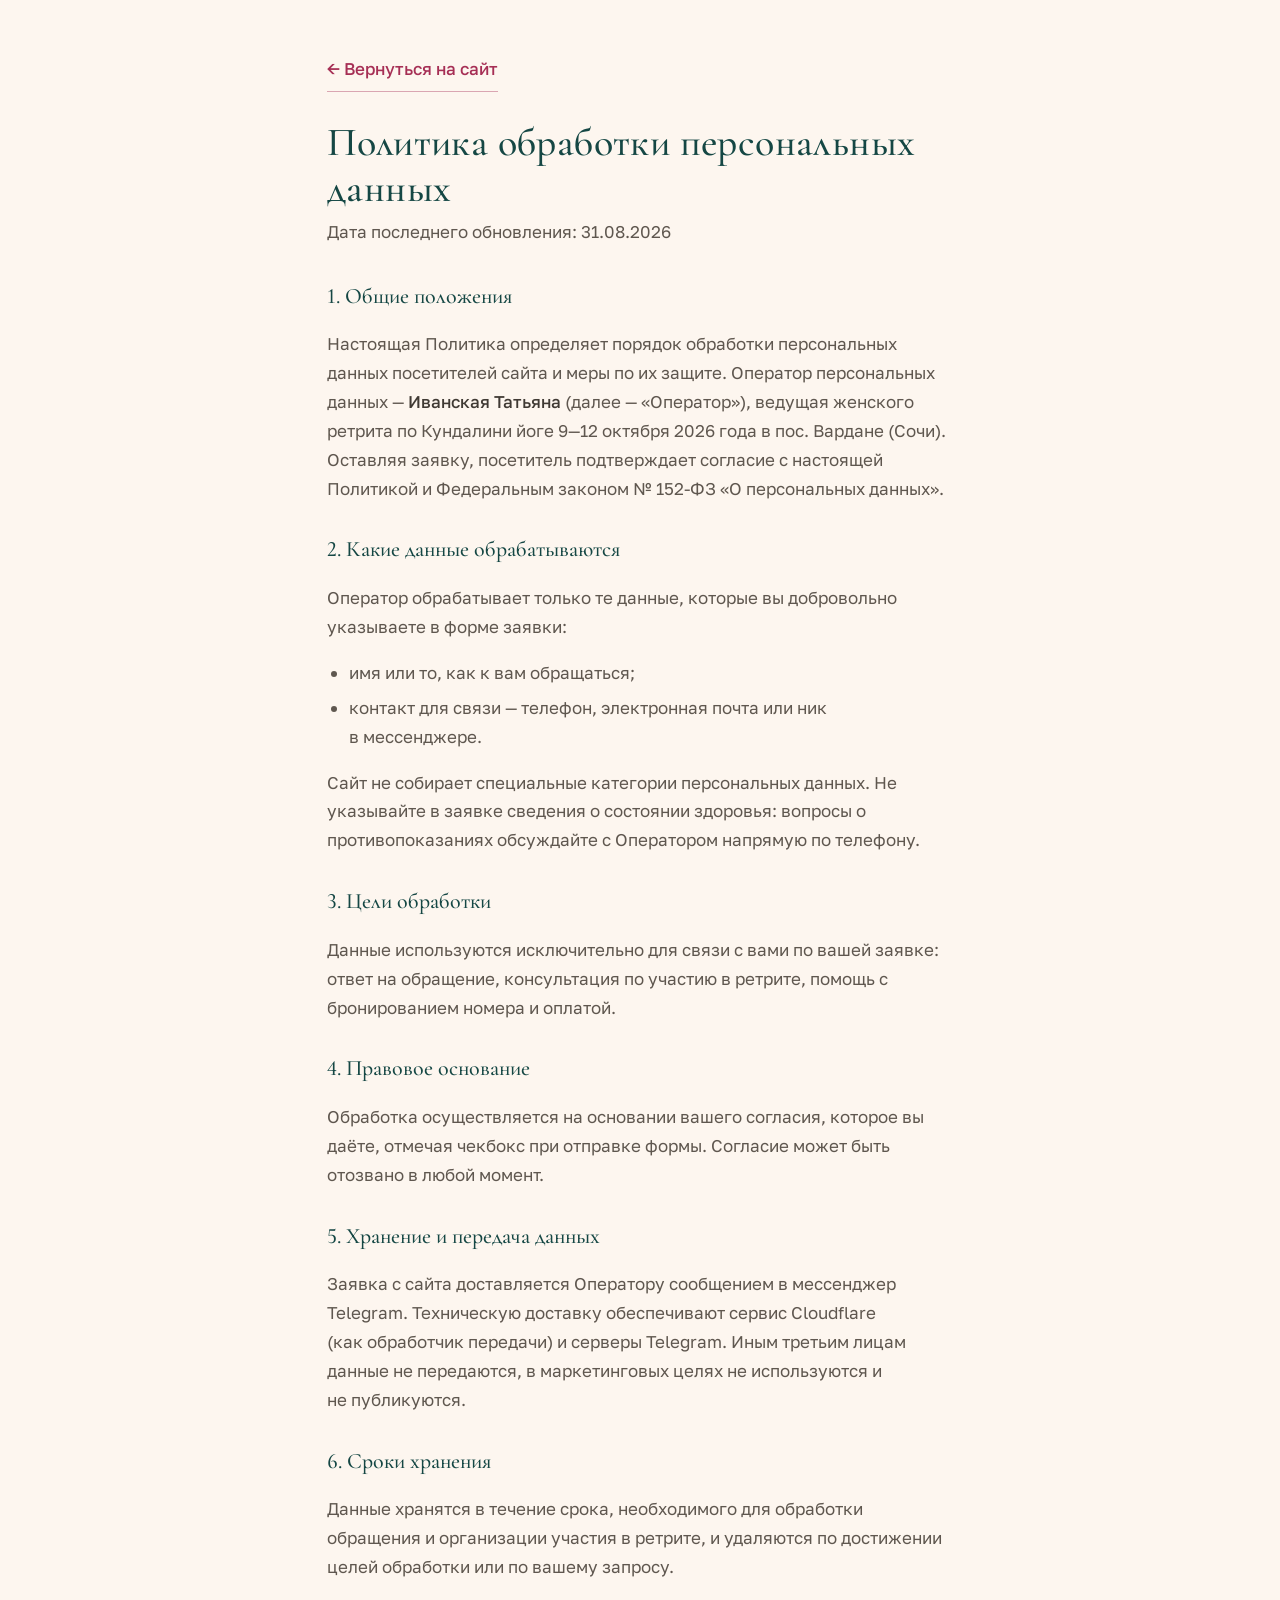
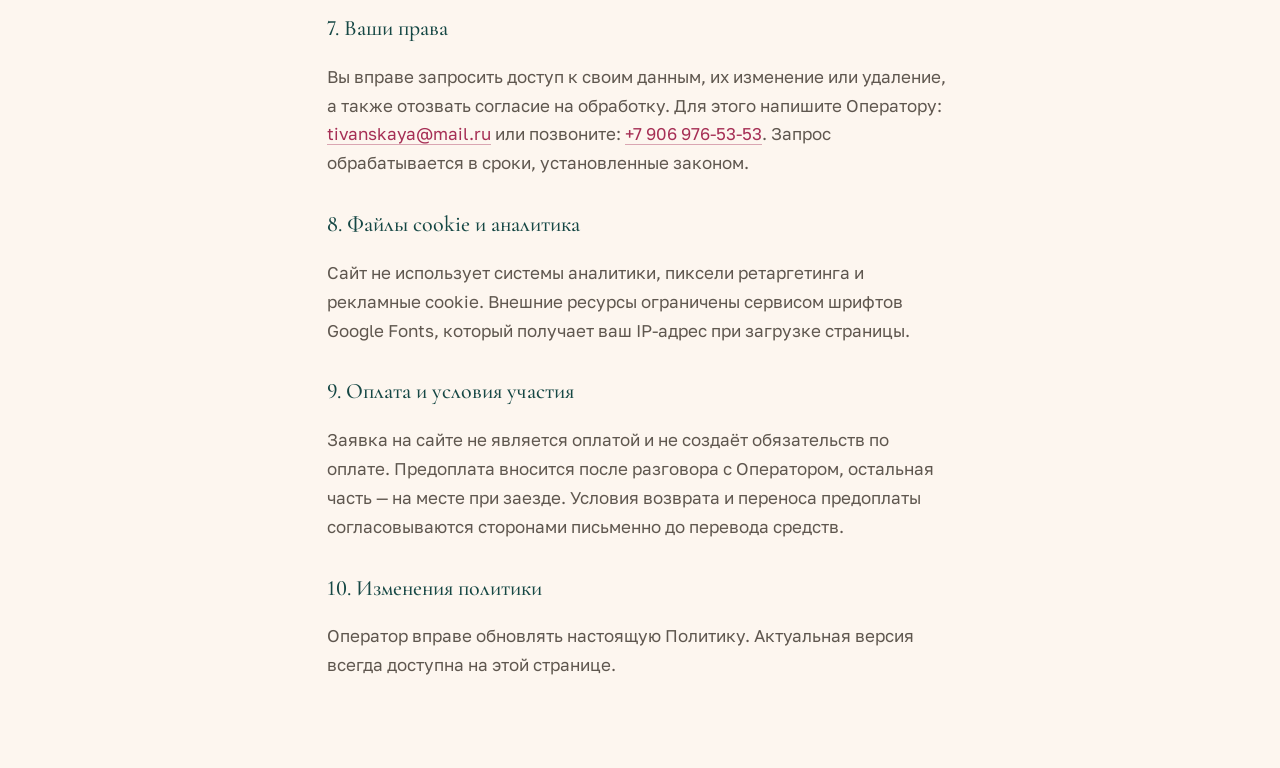
<file: privacy.html>
<!DOCTYPE html>
<html lang="ru">
<head>
<meta charset="UTF-8">
<meta name="viewport" content="width=device-width, initial-scale=1.0">
<meta name="robots" content="noindex">
<link rel="canonical" href="https://kundalini.fest-sun.ru/privacy.html">
<title>Политика обработки персональных данных — женский ретрит в Вардане</title>
<meta name="theme-color" content="#FDF6EF">
<link rel="icon" href="favicon.svg" type="image/svg+xml">
<link rel="preconnect" href="https://fonts.googleapis.com">
<link rel="preconnect" href="https://fonts.gstatic.com" crossorigin>
<link href="https://fonts.googleapis.com/css2?family=Cormorant+Garamond:wght@500;600&family=Golos+Text:wght@400;500&display=swap" rel="stylesheet">
<link rel="stylesheet" href="css/tokens.css">
<link rel="stylesheet" href="css/base.css">
<link rel="stylesheet" href="css/components.css">
<link rel="stylesheet" href="css/doc.css">
</head>
<body>
<article class="doc">
  <a class="doc-back" href="./">← Вернуться на сайт</a>

  <h1>Политика обработки персональных данных</h1>
  <p class="cap doc-upd">Дата последнего обновления: 31.08.2026</p>

  <h2>1. Общие положения</h2>
  <p>Настоящая Политика определяет порядок обработки персональных данных посетителей сайта и меры по их защите. Оператор персональных данных — <b>Иванская Татьяна</b> (далее — «Оператор»), ведущая женского ретрита по Кундалини йоге 9—12 октября 2026 года в пос. Вардане (Сочи). Оставляя заявку, посетитель подтверждает согласие с настоящей Политикой и Федеральным законом № 152-ФЗ «О персональных данных».</p>

  <h2>2. Какие данные обрабатываются</h2>
  <p>Оператор обрабатывает только те данные, которые вы добровольно указываете в форме заявки:</p>
  <ul>
    <li>имя или то, как к вам обращаться;</li>
    <li>контакт для связи — телефон, электронная почта или ник в мессенджере.</li>
  </ul>
  <p>Сайт не собирает специальные категории персональных данных. Не указывайте в заявке сведения о состоянии здоровья: вопросы о противопоказаниях обсуждайте с Оператором напрямую по телефону.</p>

  <h2>3. Цели обработки</h2>
  <p>Данные используются исключительно для связи с вами по вашей заявке: ответ на обращение, консультация по участию в ретрите, помощь с бронированием номера и оплатой.</p>

  <h2>4. Правовое основание</h2>
  <p>Обработка осуществляется на основании вашего согласия, которое вы даёте, отмечая чекбокс при отправке формы. Согласие может быть отозвано в любой момент.</p>

  <h2>5. Хранение и передача данных</h2>
  <p>Заявка с сайта доставляется Оператору сообщением в мессенджер Telegram. Техническую доставку обеспечивают сервис Cloudflare (как обработчик передачи) и серверы Telegram. Иным третьим лицам данные не передаются, в маркетинговых целях не используются и не публикуются.</p>

  <h2>6. Сроки хранения</h2>
  <p>Данные хранятся в течение срока, необходимого для обработки обращения и организации участия в ретрите, и удаляются по достижении целей обработки или по вашему запросу.</p>

  <h2>7. Ваши права</h2>
  <p>Вы вправе запросить доступ к своим данным, их изменение или удаление, а также отозвать согласие на обработку. Для этого напишите Оператору: <a href="mailto:tivanskaya@mail.ru">tivanskaya@mail.ru</a> или позвоните: <a href="tel:+79069765353">+7 906 976-53-53</a>. Запрос обрабатывается в сроки, установленные законом.</p>

  <h2>8. Файлы cookie и аналитика</h2>
  <p>Сайт не использует системы аналитики, пиксели ретаргетинга и рекламные cookie. Внешние ресурсы ограничены сервисом шрифтов Google Fonts, который получает ваш IP-адрес при загрузке страницы.</p>

  <h2>9. Оплата и условия участия</h2>
  <p>Заявка на сайте не является оплатой и не создаёт обязательств по оплате. Предоплата вносится после разговора с Оператором, остальная часть — на месте при заезде. Условия возврата и переноса предоплаты согласовываются сторонами письменно до перевода средств.</p>

  <h2>10. Изменения политики</h2>
  <p>Оператор вправе обновлять настоящую Политику. Актуальная версия всегда доступна на этой странице.</p>
</article>
</body>
</html>
</file>
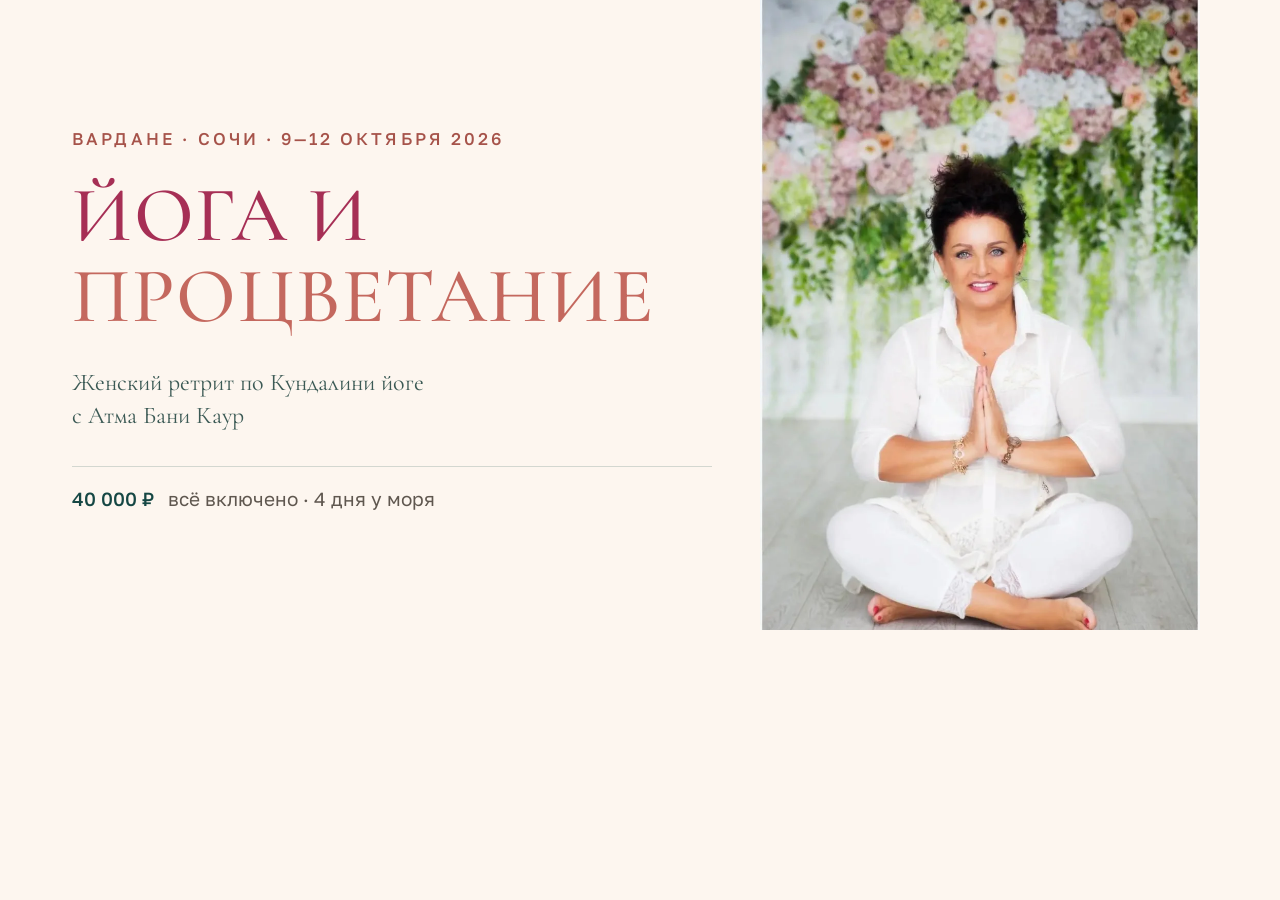
<file: visual/og-cover-source.html>
<!DOCTYPE html>
<html lang="ru">
<head>
<meta charset="UTF-8">
<link rel="preconnect" href="https://fonts.googleapis.com">
<link rel="preconnect" href="https://fonts.gstatic.com" crossorigin>
<link href="https://fonts.googleapis.com/css2?family=Cormorant+Garamond:ital,wght@0,500;1,500&family=Golos+Text:wght@400;500&display=swap" rel="stylesheet">
<style>
  * { box-sizing:border-box; margin:0; }
  body { width:1200px; height:630px; display:grid; grid-template-columns:1fr 440px;
         background:#FDF6EF; color:#403A34; font-family:'Golos Text',system-ui,sans-serif; overflow:hidden; }
  .txt { padding:64px 48px 56px 72px; display:flex; flex-direction:column; justify-content:center; }
  .eb { font-size:17px; font-weight:500; letter-spacing:.18em; text-transform:uppercase; color:#A6534A; margin-bottom:26px; }
  h1 { font-family:'Cormorant Garamond',Georgia,serif; font-weight:500; font-size:78px; line-height:1.04; letter-spacing:.02em; text-transform:uppercase; color:#A62F55; }
  h1 em { display:block; font-style:normal; color:#C4685E; }
  .sub { margin-top:30px; font-size:24px; line-height:1.35; color:#3C5A55; font-family:'Cormorant Garamond',Georgia,serif; }
  .rail { margin-top:34px; padding-top:20px; border-top:1px solid rgba(21,71,68,.18);
          display:flex; gap:14px; align-items:baseline; font-size:19px; color:#154744; }
  .rail b { font-weight:500; }
  .rail span { color:#5F574F; }
  .ph { position:relative; overflow:hidden; }
  .ph img { width:100%; height:100%; object-fit:cover; object-position:50% 18%; }
</style>
</head>
<body>
  <div class="txt">
    <p class="eb">Вардане · Сочи · 9—12 октября 2026</p>
    <h1>Йога и <em>процветание</em></h1>
    <p class="sub">Женский ретрит по Кундалини йоге<br>с Атма Бани Каур</p>
    <p class="rail"><b>40 000 ₽</b><span>всё включено · 4 дня у моря</span></p>
  </div>
  <div class="ph"><img src="../photos/r/portrait-white.webp" alt=""></div>
</body>
</html>
</file>
<file: css/tokens.css>
/* ============================================================
   ТОКЕНЫ — по хэндофу design_handoff_vardane_retreat/README.md.
   Дизайн утверждён и заморожен: значения менять только по
   технической необходимости и с записью в DECISIONS.md.

   Контрасты проверены при приёмке макета (к #FDF6EF, если не сказано иное):
     raspberry #A62F55  6.21:1   заголовки, номера рельсов
     coral     #C4685E  3.83:1 к белому — только крупное и маркеры
     body      #5F574F  6.62:1   абзацы
     muted     #6B6357  5.09:1 к персику — подписи 14px
     emerald   #154744 10.41:1 к белому — заголовки карточек
   На изумрудной заливке #154744:
     ivory  #FDF6EF 9.72:1 · apricot #F0C3A9 6.49:1 · cream .72 5.45:1
   ⚠️ Отклонение от макета: прозрачность cream для строки 14px поднята
   с .6 до .68 — на .6 выходило 4.28:1, ниже нормы.
   ============================================================ */
:root {
  /* фоны */
  --ivory:#FDF6EF;
  --ivory-2:#FBF1E8;
  --ivory-3:#FBF0E7;
  --peach:#FAEBE2;
  --peach-light:#FFF6EF;
  --card:#FFFFFF;
  --sun:#FFE6CE;
  --sea-mist:#E4F0ED;
  --stone:#F3EFE7;
  --blush:#F6EDE9;

  /* акценты */
  --raspberry:#A62F55;
  --coral:#C4685E;
  --coral-dark:#A6534A;
  --emerald:#154744;
  --emerald-2:#123B3C;
  --apricot:#F0C3A9;
  --cream:#F7EBE3;
  --sea:#3C5A55;

  /* текст */
  --ink:#403A34;
  --body:#514A44;
  --body-2:#5F574F;
  --muted:#6B6357;
  --muted-2:#4A443C;
  --muted-3:#6E665D;

  /* на тёмном */
  --on-dark:#F6F0E6;
  --on-dark-90:rgba(247,235,227,.82);
  --on-dark-80:rgba(247,235,227,.78);
  --on-dark-75:rgba(247,235,227,.75);
  --on-dark-72:rgba(247,235,227,.72);
  --on-dark-70:rgba(247,235,227,.70);
  --on-dark-68:rgba(247,235,227,.68);  /* было .6 — не проходило по контрасту */

  /* линии и контуры */
  --line:rgba(21,71,68,.12);
  --line-2:rgba(21,71,68,.14);
  --line-head:rgba(21,71,68,.09);
  --card-border:rgba(166,47,85,.16);
  --card-border-2:rgba(166,47,85,.18);
  --line-dark:rgba(247,235,227,.22);
  --line-input:rgba(247,235,227,.35);

  /* тени */
  --sh-num:0 18px 34px -28px rgba(21,71,68,.45);
  --sh-card:0 18px 36px -30px rgba(21,71,68,.5);
  --sh-card-hover:0 24px 44px -32px rgba(21,71,68,.5);
  --sh-hero:0 30px 70px -40px rgba(21,71,68,.5);
  --sh-price:0 30px 60px -40px rgba(21,71,68,.8);

  /* типографика */
  --fs-h1:clamp(34px, 4.6vw, 64px);
  --fs-h2:clamp(34px, 4.4vw, 58px);
  --fs-h2-sm:clamp(32px, 4vw, 52px);
  --fs-quote:clamp(26px, 2.8vw, 36px);
  --fs-lead:20px;
  --fs-body:17px;
  --fs-small:16px;
  --fs-label:14px;

  /* сетка и ритм */
  --w-page:1180px;
  --px:28px;
  --py:104px;
  --py-lg:118px;
  --arc:80px;          /* дуга на стыке секций */
  --ease:cubic-bezier(.2,.7,.2,1);
}
@media (max-width:720px) { :root { --px:20px; --py:72px; --py-lg:80px; --arc:48px; --fs-lead:19px; } }
</file>
<file: css/base.css>
/* ============================================================
   БАЗА: сброс, типографика, рельсы разделов, утилиты раскладки.
   Гарнитуры по хэндофу: Cormorant Garamond (дисплей, цифры, цитаты)
   и Golos Text (текст и интерфейс).
   ============================================================ */
*, *::before, *::after { box-sizing:border-box; }

html {
  overflow-x:clip;
  -webkit-text-size-adjust:100%;
  scroll-behavior:smooth;
  scroll-padding-top:96px;   /* липкая шапка не должна накрывать якорь */
}

body {
  margin:0;
  background:var(--ivory);
  color:var(--body-2);
  overflow-x:hidden;
  font-family:'Golos Text', system-ui, -apple-system, sans-serif;
  font-size:var(--fs-body);
  line-height:1.7;
  text-wrap:pretty;
  font-variant-numeric:lining-nums;
  -webkit-tap-highlight-color:transparent;
}

img { max-width:100%; display:block; }
p { margin:0 0 1em; }
p:last-child { margin-bottom:0; }
a { color:var(--raspberry); text-decoration:none; }
:focus-visible { outline:2px solid var(--raspberry); outline-offset:3px; }
button, input, textarea { font:inherit; color:inherit; }
button { touch-action:manipulation; }

/* ---------- дисплейная гарнитура ---------- */
h1, h2, h3, .display, blockquote {
  font-family:'Cormorant Garamond', Georgia, 'Times New Roman', serif;
  font-weight:500;
  margin:0;
}
h1 {
  font-size:var(--fs-h1);
  line-height:1.06;
  letter-spacing:.02em;
  text-transform:uppercase;
}
h2 {
  font-size:var(--fs-h2);
  line-height:1.05;
  letter-spacing:.035em;
  text-transform:uppercase;
  color:var(--raspberry);
  text-wrap:balance;
}
h2.h2--sm { font-size:var(--fs-h2-sm); }
/* H2 сам без внешних отступов, поэтому отбивку задаёт следующий элемент */
h2 + .lead, h2 + .lead--18, h2 + p { margin-top:20px; }
h3 { font-size:23px; line-height:1.25; font-weight:600; color:var(--emerald); }

/* ---------- текстовые роли ---------- */
.lead { font-size:var(--fs-lead); line-height:1.65; color:var(--body); }
.lead--18 { font-size:18px; line-height:1.75; color:var(--body-2); }
.small { font-size:var(--fs-small); line-height:1.65; color:var(--muted-3); }
.cap { font-size:var(--fs-label); line-height:1.55; color:var(--muted); }
.text { max-width:62ch; }

/* ---------- надзаголовок и рельс раздела ---------- */
.eyebrow {
  display:flex; align-items:center; gap:14px;
  margin:0 0 22px;
  font-size:var(--fs-label); font-weight:500;
  letter-spacing:.2em; text-transform:uppercase;
  color:var(--coral-dark);
}
.eyebrow::before {
  content:''; width:34px; height:1px; flex:0 0 34px;
  background:var(--coral);
}
.rail {
  margin:0 0 22px;
  font-size:var(--fs-label); font-weight:500;
  letter-spacing:.2em; text-transform:uppercase;
  color:var(--muted);
}
.rail b { font-weight:500; color:var(--coral-dark); }

/* ---------- секции ---------- */
.wrap { width:100%; max-width:var(--w-page); margin-inline:auto; padding-inline:var(--px); }
.sec { padding-block:var(--py); }
.sec--lg { padding-block:var(--py-lg); }

/* дуга на стыке: секция «наезжает» на предыдущую скруглённым верхом */
.sec--arc {
  border-radius:var(--arc) var(--arc) 0 0;
  margin-top:-40px;
  position:relative;
  z-index:1;
}
.sec--peach { background:linear-gradient(180deg, var(--peach), var(--ivory-3)); }
.sec--sand  { background:linear-gradient(180deg, var(--ivory-3), var(--blush)); }
.sec--stone { background:linear-gradient(180deg, var(--stone), var(--peach)); }
.sec--ivory { background:var(--ivory); }
.sec--dark {
  background:linear-gradient(165deg, var(--emerald), var(--emerald-2));
  color:var(--on-dark);
}
.sec--dark h2, .sec--dark h3 { color:var(--on-dark); }
.sec--dark .lead, .sec--dark p { color:var(--on-dark-75); }
.sec--dark .rail { color:var(--apricot); }
.sec--dark .rail b { color:var(--apricot); }

/* ---------- сетки ----------
   Хэндоф специально обходится без медиазапросов: auto-fit + minmax
   сами складывают колонки. Точку схлопывания задаёт minmax. */
.grid { display:grid; gap:16px; }
.cols   { display:grid; grid-template-columns:repeat(auto-fit, minmax(min(330px, 100%),1fr)); gap:56px; }
.cols--60 { gap:60px; }
.cards  { display:grid; grid-template-columns:repeat(auto-fit, minmax(min(430px, 100%),1fr)); gap:16px; }
.cards--sm { grid-template-columns:repeat(auto-fit, minmax(min(300px, 100%),1fr)); gap:14px; }
.cards--wide { grid-template-columns:repeat(auto-fit, minmax(min(390px, 100%),1fr)); gap:18px; }
.nums   { display:grid; grid-template-columns:repeat(auto-fit, minmax(min(170px, 100%),1fr)); gap:14px; }
.nums--sm { grid-template-columns:repeat(auto-fit, minmax(min(140px, 100%),1fr)); }

/* ---------- доступность ---------- */
.sr-only {
  position:absolute; width:1px; height:1px; padding:0; margin:-1px;
  overflow:hidden; clip:rect(0 0 0 0); white-space:nowrap; border:0;
}
a.skip:focus {
  position:fixed; left:12px; top:12px; z-index:80;
  width:auto; height:auto; clip:auto; margin:0;
  background:var(--emerald); color:var(--ivory); padding:12px 20px; border-radius:999px;
}
</file>
<file: css/components.css>
/* ============================================================
   КОМПОНЕНТЫ по хэндофу: шапка, кнопки, карточки, цифры,
   фото-арки, иконки, аккордеон, форма, декоративные окружности.
   ============================================================ */

/* ---------- шапка ---------- */
.hd {
  position:sticky; top:0; z-index:50;
  display:flex; flex-wrap:wrap; align-items:center; justify-content:space-between;
  gap:12px 24px;
  padding:14px var(--px);
  background:rgba(246,240,230,.88);
  backdrop-filter:blur(10px);
  border-bottom:1px solid var(--line-head);
}
.hd-brand {
  font-family:'Cormorant Garamond', Georgia, serif;
  font-size:20px; letter-spacing:.02em; color:var(--emerald);
  white-space:nowrap;
  display:inline-flex; align-items:center; min-height:44px;
}
.hd-nav { display:flex; flex-wrap:wrap; gap:8px 26px; }
.hd-nav a {
  display:inline-flex; align-items:center; min-height:44px; padding-inline:2px;
  font-size:var(--fs-label); color:var(--body);
  transition:color .3s var(--ease);
}
.hd-nav a:hover { color:var(--raspberry); }
/* ⚠️ Отклонение от макета (записано в DECISIONS.md): в макете навигация
   переносится на вторую строку через flex-wrap. На 375px шапка выходила
   в три строки и 185px высоты — это четверть экрана у липкой шапки.
   На узких экранах прячем пункты: разделы всё равно идут подряд,
   а действие есть в кнопке шапки и в липкой полосе снизу. */
@media (max-width:720px) {
  .hd-nav { display:none; }
  .hd { padding:10px var(--px); }
}

/* ---------- кнопки ---------- */
.btn {
  display:inline-flex; align-items:center; justify-content:center; text-align:center;
  border-radius:999px; border:1px solid transparent; cursor:pointer;
  font-weight:500; line-height:1.2;
  transition:background .3s var(--ease), color .3s var(--ease), border-color .3s var(--ease);
}
/* основная — изумрудная, у неё hover коралловый */
.btn--main {
  background:var(--emerald); color:var(--ivory);
  padding:22px 44px; font-size:18px; min-height:56px;
}
.btn--main:hover { background:var(--coral); color:var(--ivory); }
.btn--mid { padding:17px 34px; font-size:16px; min-height:52px; background:var(--emerald); color:var(--ivory); }
.btn--mid:hover { background:var(--coral); }
/* на тёмном — абрикосовая */
.btn--light {
  background:var(--apricot); color:var(--emerald);
  padding:17px 34px; font-size:16px; font-weight:600; min-height:52px;
}
.btn--light:hover { background:var(--ivory); }
/* призрак в шапке */
.btn--ghost {
  border-color:rgba(21,71,68,.28); color:var(--emerald);
  padding:10px 20px; font-size:var(--fs-label); min-height:44px;
}
.btn--ghost:hover { background:var(--emerald); color:var(--ivory); }
.btn[disabled] { opacity:.6; cursor:default; }

/* ---------- карточка-цифра ---------- */
.num-card {
  background:var(--card);
  border:1px solid var(--card-border);
  box-shadow:var(--sh-num);
  border-radius:22px;
  padding:28px 24px;
}
.num-card b {
  display:block;
  font-family:'Cormorant Garamond', Georgia, serif;
  font-weight:500; font-size:44px; line-height:1; color:var(--emerald);
  font-variant-numeric:lining-nums tabular-nums;
}
.nums--sm .num-card b { font-size:40px; }
.num-card b.is-coral { color:var(--coral); }
.num-card span { display:block; margin-top:10px; font-size:var(--fs-small); line-height:1.4; color:var(--muted-2); }

/* ---------- карточка с иконкой ---------- */
.card {
  background:var(--card);
  border:1px solid var(--card-border);
  box-shadow:var(--sh-card);
  border-radius:26px;
  padding:34px 30px;
  transition:transform .4s var(--ease), box-shadow .4s var(--ease);
}
.card:hover { transform:translateY(-4px); box-shadow:var(--sh-card-hover); }
.card .icon { margin-bottom:18px; color:var(--raspberry); }
.card h3 { margin-bottom:10px; }
.card p { margin:0; font-size:var(--fs-small); line-height:1.65; color:var(--muted-3); }
.card--lg h3 { font-size:26px; }

/* карточка «боли»: крупный полупрозрачный номер слева */
.card--pain {
  display:flex; gap:24px; align-items:center;
  border-color:var(--card-border-2);
  border-radius:26px; padding:32px 30px;
}
.card--pain .n {
  font-family:'Cormorant Garamond', Georgia, serif;
  font-size:64px; line-height:.78; color:var(--raspberry); opacity:.3;
  font-variant-numeric:lining-nums;
}
.card--pain p { font-size:var(--fs-body); line-height:1.6; color:var(--ink); }

/* ---------- иконки ---------- */
.icon { display:block; width:26px; height:26px; stroke:currentColor; fill:none; stroke-width:1.2; stroke-linecap:round; stroke-linejoin:round; }
.icon--sm { width:24px; height:24px; }

/* ---------- фото ---------- */
.ph { overflow:hidden; border-radius:24px; background:var(--peach); }
.ph img { width:100%; height:100%; object-fit:cover; display:block; }
/* арка: скруглённый верх, как в макете */
.ph--arch { border-radius:260px 260px 28px 28px; box-shadow:var(--sh-hero); }
.ph--arch-sm { border-radius:190px 190px 24px 24px; }
.ph-cap { margin:12px 0 0; font-size:var(--fs-label); line-height:1.55; color:var(--muted); }
figure { margin:0; }

/* полоса-перебивка во всю ширину */
.bleed { position:relative; margin:0; }
.bleed img { width:100%; height:min(72vh,620px); object-fit:cover; display:block; }
.bleed--sm img { height:min(68vh,560px); }
.bleed::after {
  content:''; position:absolute; inset:0;
  background:linear-gradient(to top, rgba(12,28,25,.72), rgba(12,28,25,.18) 52%, transparent);
}
.bleed figcaption {
  position:absolute; left:0; right:0; bottom:0; z-index:1;
  padding:0 var(--px) clamp(24px,4vw,48px);
}
.bleed figcaption > div { max-width:var(--w-page); margin-inline:auto; }
.bleed h2, .bleed .bleed-h {
  font-family:'Cormorant Garamond', Georgia, serif; font-weight:500;
  font-size:clamp(28px,3.4vw,44px); line-height:1.1; margin:0 0 8px;
  color:var(--on-dark); text-transform:none; letter-spacing:0;
}
.bleed p { margin:0; font-size:var(--fs-body); color:rgba(246,240,230,.82); max-width:60ch; }

/* ---------- декоративные окружности ---------- */
.orb {
  position:absolute; border-radius:50%; border:1px solid currentColor;
  pointer-events:none; opacity:.5;
  animation:breathe 11s ease-in-out infinite;
}
@keyframes breathe {
  0%,100% { transform:scale(1);    opacity:.5; }
  50%     { transform:scale(1.06); opacity:.85; }
}

/* ---------- список с маркерами ---------- */
.dots { list-style:none; margin:0; padding:0; display:grid; gap:14px; }
.dots li { display:grid; grid-template-columns:5px minmax(0,1fr); gap:16px; align-items:baseline; font-size:var(--fs-body); color:var(--ink); }
.dots li::before { content:''; width:5px; height:5px; border-radius:50%; background:var(--coral); transform:translateY(-3px); }

.marks { list-style:none; margin:0; padding:0; display:grid; gap:12px; }
.marks li { display:grid; grid-template-columns:18px minmax(0,1fr); gap:14px; font-size:var(--fs-body); line-height:1.6; color:var(--ink); }
.marks li::before { content:'\2733'; color:var(--coral); font-size:13px; line-height:1.7; }
.marks--minus li::before { content:'\2014'; color:var(--coral); font-size:15px; }
.marks--minus li { color:var(--body-2); }

.steps { list-style:none; counter-reset:s; margin:0; padding:0; display:grid; gap:16px; }
.steps li { counter-increment:s; display:grid; grid-template-columns:28px minmax(0,1fr); gap:14px; font-size:var(--fs-body); line-height:1.6; color:var(--ink); }
.steps li::before {
  /* без ведущего нуля: в Cormorant на кегле 22px ноль читается как скобка,
     «01» превращается в «()1». В крупных номерах карточек этого нет */
  content:counter(s) '.';
  font-family:'Cormorant Garamond', Georgia, serif; font-size:22px; color:var(--coral);
  font-variant-numeric:lining-nums tabular-nums;
}

/* ---------- аккордеон FAQ ---------- */
.acc { border-bottom:1px solid var(--line-2); }
.acc > summary {
  display:flex; justify-content:space-between; align-items:center; gap:20px;
  padding:24px 0; cursor:pointer; list-style:none;
  font-size:20px; font-weight:500; color:var(--emerald);
}
.acc > summary::-webkit-details-marker { display:none; }
.acc .sign {
  flex:0 0 auto; font-size:22px; line-height:1; color:var(--coral);
  transition:transform .3s var(--ease);
}
.acc[open] .sign { transform:rotate(45deg); }
.acc p { margin:0 0 26px; font-size:var(--fs-body); line-height:1.7; color:var(--body-2); }

/* ---------- форма ---------- */
.field { display:grid; gap:8px; margin-bottom:26px; }
.field label { font-size:var(--fs-label); letter-spacing:.06em; color:var(--on-dark-70); }
.field input[type=text] {
  width:100%;
  /* 16px — минимум, иначе iOS зумит страницу при фокусе; в макете 18px */
  font-size:18px;
  color:var(--on-dark);
  background:transparent; border:0;
  border-bottom:1px solid var(--line-input);
  border-radius:0;
  padding:12px 2px; min-height:52px;
  transition:border-color .3s var(--ease);
}
.field input::placeholder { color:rgba(247,235,227,.45); }
.field input:focus { outline:none; border-bottom-color:var(--apricot); }
.field input[aria-invalid="true"] { border-bottom-color:var(--coral); }
.field-err { margin:0; font-size:var(--fs-label); color:var(--apricot); }

.consent { display:grid; grid-template-columns:24px minmax(0,1fr); gap:14px; align-items:center; min-height:44px; margin-bottom:26px; }
.consent input { width:24px; height:24px; margin:0; accent-color:var(--apricot); }
.consent label { font-size:var(--fs-small); line-height:1.55; color:var(--on-dark-75); }
.consent a { color:var(--apricot); border-bottom:1px solid rgba(240,195,169,.5); }

.form-status { margin:16px 0 0; min-height:22px; font-size:var(--fs-small); line-height:1.6; color:var(--apricot); }
.hp { position:absolute; left:-9999px; width:1px; height:1px; overflow:hidden; }

/* ---------- карточка контактов ---------- */
.contact {
  border:1px solid var(--line-dark);
  border-radius:28px;
  padding:36px 32px;
}
.contact .name { display:block; font-family:'Cormorant Garamond', Georgia, serif; font-size:28px; color:var(--on-dark); margin-bottom:10px; }
.contact p { margin:0 0 6px; font-size:var(--fs-small); line-height:1.6; color:var(--on-dark-75); }
.contact .tel { display:inline-flex; align-items:center; min-height:44px; margin-top:14px; font-size:20px; color:var(--apricot); }
.contact .mail { display:inline-flex; align-items:center; min-height:44px; font-size:var(--fs-body); color:var(--apricot); }
.contact .tel:hover, .contact .mail:hover { color:var(--ivory); }

/* ---------- липкая полоса действия (телефон) ---------- */
.bar {
  position:fixed; inset:auto 0 0; z-index:45;
  display:none; grid-template-columns:minmax(0,1fr) auto;
  gap:14px; align-items:center;
  padding:10px 16px calc(10px + env(safe-area-inset-bottom));
  background:rgba(21,71,68,.97);
  transform:translateY(110%);
  transition:transform .3s var(--ease);
}
.bar.is-shown { transform:none; }
.bar p { margin:0; font-size:12px; line-height:1.35; color:var(--on-dark-70); }
.bar b { display:block; font-size:14px; font-weight:500; color:var(--on-dark); white-space:nowrap; }
.bar .btn { padding:12px 22px; font-size:var(--fs-label); min-height:44px; }
@media (max-width:1023px) {
  .bar { display:grid; }
  body { padding-bottom:78px; }
}
</file>
<file: css/sections.css>
/* ============================================================
   СЕКЦИИ по хэндофу. Раскладки держатся на auto-fit + minmax,
   медиазапросов почти нет — колонки складываются сами.
   ============================================================ */

/* ---------- 1. герой ---------- */
.hero {
  position:relative;
  overflow:hidden;   /* орбы вынесены за край и иначе растягивают страницу */
  padding-block:clamp(48px,6vw,84px) clamp(72px,8vw,110px);
  background:
    radial-gradient(88% 68% at 82% 4%, var(--sun) 0%, transparent 62%),
    radial-gradient(78% 58% at 4% 44%, var(--sea-mist) 0%, transparent 62%),
    linear-gradient(180deg, #FDF7F0, var(--ivory-2));
}
.hero-grid { align-items:stretch; }
.hero-col { display:flex; flex-direction:column; justify-content:space-between; gap:28px; }
.hero h1 span { display:block; }
.hero h1 .l1 { color:var(--raspberry); }
.hero h1 .l2 { color:var(--coral); white-space:nowrap; }
.hero-sub {
  margin:22px 0 0;
  font-family:'Cormorant Garamond', Georgia, serif;
  font-size:clamp(21px,2.4vw,28px); line-height:1.25; color:var(--sea);
}
.hero-lead { margin:18px 0 0; max-width:44ch; font-size:18px; line-height:1.7; color:var(--body-2); }
.hero-cta { margin-top:8px; }
.hero .orb--1 { top:-40px; right:6%; width:240px; height:240px; color:rgba(196,104,94,.42); animation-duration:9s; }
.hero .orb--2 { bottom:8%; left:-40px; width:170px; height:170px; color:rgba(94,158,154,.45); animation-duration:13s; }
.hero-fig { max-width:440px; margin-inline:auto; width:100%; }
.hero-fig img { width:100%; height:auto; }
.hero-nums { margin-top:clamp(44px,5vw,72px); }

/* ---------- 2. для кого ---------- */
.who-end { margin-top:44px; }
.who-end .display {
  display:block; margin-bottom:16px;
  font-size:30px; letter-spacing:.035em; text-transform:uppercase; color:var(--raspberry);
}
.who-end p { max-width:70ch; font-size:var(--fs-body); line-height:1.7; color:var(--muted-3); }
.cue {
  margin:36px 0 18px;
  font-size:var(--fs-label); letter-spacing:.14em; text-transform:uppercase; color:var(--muted);
}

/* ---------- 3. ведущая ---------- */
.author-fig { position:relative; overflow:hidden; display:flex; flex-direction:column; gap:12px; }
.author-fig .orb { top:-30px; left:-30px; width:190px; height:190px; color:rgba(166,47,85,.3); }
.author-fig .ph:first-of-type img { height:auto; }
/* второй кадр тянется, чтобы низ колонки совпал с текстовой */
.author-fig .ph--fill { flex:1; min-height:200px; }
.author-fig .ph--fill img { height:100%; object-position:center 30%; }
.author-nums { margin:28px 0; }

.author-quote { margin-top:clamp(56px,6vw,80px); align-items:start; }
.author-quote blockquote {
  font-style:italic; font-size:var(--fs-quote); line-height:1.32; color:var(--emerald);
}
.author-quote .sep { margin:26px 0 24px; height:1px; background:var(--line-2); border:0; }
.author-quote p { font-size:var(--fs-body); line-height:1.75; color:var(--body-2); }
.author-quote .ph img { height:480px; object-position:center 40%; }

.author-final { margin-top:clamp(56px,6vw,84px); text-align:center; }
.author-final .rule { width:44px; height:1px; margin:0 auto 26px; background:var(--raspberry); opacity:.45; }
.author-final blockquote {
  font-style:italic; font-size:clamp(28px,3.4vw,46px); line-height:1.2; color:var(--raspberry);
}
.author-final blockquote span { display:block; }
.author-final .sign {
  margin-top:22px; font-size:var(--fs-label); font-weight:500;
  letter-spacing:.2em; text-transform:uppercase; color:var(--muted);
}

/* ---------- 5. программа ---------- */
.program-head { align-items:center; margin-bottom:44px; }
.program-head .ph img { height:380px; object-position:center 50%; }

/* ---------- 6. ритм дня ---------- */
.day-row {
  display:flex; flex-wrap:wrap; gap:10px 26px; align-items:baseline;
  padding:26px 0; border-bottom:1px solid var(--line);
}
.day-row time {
  font-family:'Cormorant Garamond', Georgia, serif;
  font-size:30px; line-height:1; color:var(--coral);
  font-variant-numeric:lining-nums tabular-nums;
  flex:0 0 auto;
}
.day-row h3 { flex:1 1 220px; font-size:19px; font-weight:500; line-height:1.4; }
.day-row p { flex:2 1 320px; margin:0; font-size:var(--fs-small); line-height:1.6; color:var(--muted-3); }

/* ---------- 7. результаты ---------- */
.center-cta { display:flex; justify-content:center; margin-top:44px; }

/* ---------- 8. Павитра ---------- */
.guest { position:relative; align-items:center; }
.guest, .form-side, .venue-photos { overflow:hidden; }
.guest .orb { right:-30px; bottom:-30px; width:220px; height:220px; color:rgba(240,195,169,.4); }
.guest .ph img { height:520px; object-position:center 22%; }
.guest-name { font-size:clamp(38px,5vw,64px); line-height:1.05; color:var(--on-dark); text-transform:none; letter-spacing:.01em; }
.guest-role { margin:14px 0 0; font-size:19px; line-height:1.5; color:var(--on-dark-80); }
.guest-text { margin:26px 0 0; font-size:var(--fs-body); line-height:1.75; color:var(--on-dark-72); }
.guest-quote {
  margin-top:30px; padding-left:26px; border-left:1px solid rgba(240,195,169,.6);
}
.guest-quote blockquote { font-style:italic; font-size:clamp(23px,2.5vw,31px); line-height:1.35; color:var(--on-dark); }
.guest-quote .sign { margin-top:16px; font-size:var(--fs-label); letter-spacing:.2em; text-transform:uppercase; color:var(--apricot); }

/* ---------- 10. место ---------- */
.venue-photos { position:relative; display:grid; grid-template-columns:repeat(auto-fit, minmax(min(230px, 100%), 1fr)); gap:16px; margin:40px 0; }
.venue-photos .orb { left:-34px; bottom:-34px; width:200px; height:200px; color:rgba(94,158,154,.42); }
.venue-photos img { height:400px; }
.venue-info { display:grid; grid-template-columns:repeat(auto-fit, minmax(min(250px, 100%), 1fr)); gap:32px 44px; margin-top:44px; }
.venue-info .icon { color:var(--raspberry); margin-bottom:14px; }
.venue-info h3 { font-size:22px; margin-bottom:10px; }
.venue-info p { margin:0; font-size:var(--fs-small); line-height:1.65; color:var(--muted-3); }

/* ---------- 11. школа ---------- */
.proof { display:grid; grid-template-columns:repeat(auto-fit, minmax(min(180px, 100%), 1fr)); gap:20px; margin-top:44px; }
.proof img { height:230px; }
.proof .ph { border-radius:24px; }

/* ---------- 12. стоимость ---------- */
.price-box {
  display:flex; flex-wrap:wrap; align-items:center; gap:26px 48px;
  margin:40px 0 44px;
  padding:44px 46px;
  background:linear-gradient(150deg, var(--emerald), var(--emerald-2));
  border-radius:32px;
  box-shadow:var(--sh-price);
  color:var(--on-dark);
}
.price-box .sum {
  font-family:'Cormorant Garamond', Georgia, serif; font-weight:500;
  font-size:clamp(44px,5.4vw,68px); line-height:1; color:var(--ivory);
  font-variant-numeric:lining-nums tabular-nums;
}
.price-box .sum span { display:block; margin-top:10px; font-family:'Golos Text', system-ui, sans-serif; font-size:var(--fs-small); color:var(--apricot); }
.price-box .terms { flex:1 1 300px; margin:0; font-size:var(--fs-small); line-height:1.7; color:var(--on-dark-90); }
.price-cols { display:grid; grid-template-columns:repeat(auto-fit, minmax(min(250px, 100%), 1fr)); gap:32px 44px; }
.price-cols h3 {
  margin-bottom:18px;
  font-family:'Golos Text', system-ui, sans-serif;
  font-size:var(--fs-label); font-weight:500; letter-spacing:.14em;
  text-transform:uppercase; color:var(--muted);
}

/* ---------- 13. вопросы ---------- */
.faq { max-width:860px; margin-inline:auto; }

/* ---------- 14. заявка ---------- */
.form-grid { align-items:stretch; }
.form-col { display:flex; flex-direction:column; }
.lead-form { display:flex; flex-direction:column; flex:1; margin-top:32px; }
.lead-form .btn { margin-top:auto; align-self:flex-start; }
.form-side { position:relative; display:flex; flex-direction:column; gap:20px; }
.form-side .orb { top:-30px; right:-30px; width:180px; height:180px; color:rgba(240,195,169,.35); }
.form-side .ph { border-radius:28px; }
.form-side .ph img { height:340px; object-position:center 62%; }
.form-side .note { margin:0; font-size:var(--fs-label); line-height:1.6; color:var(--on-dark-68); }

/* ---------- 15. футер ---------- */
.ft {
  display:flex; flex-wrap:wrap; justify-content:space-between; align-items:center; gap:16px;
  max-width:var(--w-page); margin-inline:auto;
  padding:40px var(--px) 64px;
  font-size:var(--fs-label); color:var(--muted);
}
.ft-brand { font-family:'Cormorant Garamond', Georgia, serif; font-size:19px; color:var(--emerald); }
.ft a { display:inline-flex; align-items:center; min-height:44px; color:var(--muted); }
.ft a:hover { color:var(--raspberry); }

/* ---------- узкие экраны ----------
   Хэндоф обходится auto-fit, но крупные фиксированные высоты кадров
   и внутренние отступы плашек на телефоне надо ужимать вручную. */
@media (max-width:720px) {
  .cols, .cols--60 { gap:36px; }
  .card, .card--pain { padding:26px 22px; }
  .card--pain { gap:18px; }
  .card--pain .n { font-size:52px; }
  .num-card { padding:22px 20px; }
  .num-card b { font-size:38px; }
  .price-box { padding:30px 24px; gap:22px; }
  .author-quote .ph img { height:340px; }
  .guest .ph img { height:420px; }
  .venue-photos img { height:280px; }
  .proof img { height:200px; }
  .program-head .ph img { height:300px; }
  .form-side .ph img { height:280px; }
  .ph--arch { border-radius:180px 180px 24px 24px; }
  .btn--main { padding:18px 32px; font-size:17px; }
  .day-row { padding:20px 0; gap:6px 18px; }
  .day-row time { font-size:26px; }
}
</file>
<file: css/utilities.css>
/* ============================================================
   УТИЛИТЫ. Подключаются последними: правило одного класса
   проигрывает компоненту, если объявлено раньше него.
   Инлайновых style= в разметке нет — правило проекта.
   ============================================================ */
.is-mt-36 { margin-top:36px; }
.is-mt-40 { margin-top:40px; }

/* ---------- кадрирование ----------
   У любительских снимков кроп критичен: без ручного object-position
   вертикальный бокс режет лица и оставляет пол. */
.bleed--beach img { object-position:center 60%; }
.bleed--gong img  { object-position:center 40%; }

.proof figure:nth-child(1) img { object-position:center 34%; }
.proof figure:nth-child(2) img { object-position:center 50%; }
.proof figure:nth-child(3) img { object-position:center 20%; }
.proof figure:nth-child(4) img { object-position:center 38%; }
.proof figure:nth-child(5) img { object-position:center 22%; }

.venue-photos .ph:nth-child(2) img { object-position:center 50%; }
.venue-photos .ph:nth-child(3) img { object-position:center 60%; }
.venue-photos .ph:nth-child(4) img { object-position:center 55%; }
</file>
<file: css/motion.css>
/* ============================================================
   ДВИЖЕНИЕ. Появление блоков — CSS-класс + IntersectionObserver
   в js/reveal.js.

   ⚠️ Скрытого состояния в разметке нет: класс вешает скрипт и только
   тем блокам, что ниже первого экрана. Иначе печать, скриншот,
   фоновая вкладка и поисковый бот видят пустую страницу — в прототипе
   это уже ломалось. Плюс в скрипте безусловный таймер-страховка.
   ============================================================ */
.rv { transition:opacity .9s var(--ease), transform .9s var(--ease); }
.js-motion .rv.is-pre { opacity:0; transform:translateY(18px); }

@media (prefers-reduced-motion: reduce) {
  html { scroll-behavior:auto; }
  *, *::before, *::after {
    animation-duration:.001ms !important;
    animation-iteration-count:1 !important;
    transition-duration:.001ms !important;
  }
  .js-motion .rv.is-pre { opacity:1; transform:none; }
  .orb { animation:none; }
}

/* ============================================================
   Добавлено 07.09.2026 сверх макета — по просьбе заказчицы.
   Принципы те же: только opacity/transform, ничего не двигает
   раскладку, всё выключается при prefers-reduced-motion.
   ============================================================ */

/* ---------- ступенчатое появление внутри сетки ----------
   Прячется не контейнер, а его дети: карточки проявляются
   по очереди, а не всей плитой разом. Задержки маленькие —
   ряд из четырёх открывается за четверть секунды. */
.rv-stg > * { transition:opacity .7s var(--ease), transform .7s var(--ease); }
.js-motion .rv-stg.is-pre > * { opacity:0; transform:translateY(16px); }
.rv-stg > *:nth-child(2) { transition-delay:70ms; }
.rv-stg > *:nth-child(3) { transition-delay:140ms; }
.rv-stg > *:nth-child(4) { transition-delay:210ms; }
.rv-stg > *:nth-child(5) { transition-delay:280ms; }
.rv-stg > *:nth-child(6) { transition-delay:350ms; }
.rv-stg > *:nth-child(7) { transition-delay:420ms; }
.rv-stg > *:nth-child(8) { transition-delay:490ms; }

/* ---------- кадр чуть приближается под курсором ----------
   Только там, где кадр — часть галереи. Хиро и перебивки
   не трогаем: там фото несёт композицию, а не приглашает кликнуть. */
@media (hover:hover) {
  .proof .ph img, .venue-photos .ph img,
  .program-head .ph img, .form-side .ph img,
  .author-fig .ph img, .author-quote .ph img {
    transition:transform .7s var(--ease);
  }
  .proof .ph:hover img, .venue-photos .ph:hover img,
  .program-head .ph:hover img, .form-side .ph:hover img,
  .author-fig .ph:hover img, .author-quote .ph:hover img {
    transform:scale(1.04);
  }
}

/* ---------- параллакс на перебивках ----------
   Кадр запасён по высоте (scale 1.12), чтобы сдвиг не оголял
   края. Сам сдвиг ставит js/parallax.js. */
.bleed { overflow:hidden; }
.js-motion .bleed img { will-change:transform; }

@media (prefers-reduced-motion: reduce) {
  .js-motion .rv-stg.is-pre > * { opacity:1; transform:none; }
  .js-motion .bleed img { transform:none !important; will-change:auto; }
}
</file>
<file: css/doc.css>
/* Текстовая страница (политика): одна колонка, мера строки по 62ch,
   без шапки, липких панелей и декора. */
.doc {
  max-width:62ch;
  margin-inline:auto;
  padding:48px var(--px) 88px;
}
.doc-back { display:inline-flex; align-items:center; min-height:44px; margin-bottom:28px; color:var(--raspberry); font-weight:500; }
.doc-back:hover { color:var(--coral-dark); }
.doc h1 {
  font-size:clamp(28px, 4vw, 40px); line-height:1.14; margin:0 0 8px;
  text-transform:none; letter-spacing:.01em; color:var(--emerald);
}
.doc-upd { margin:0 0 36px; }
.doc h2 {
  font-size:22px; line-height:1.3; margin:32px 0 10px;
  text-transform:none; letter-spacing:0; color:var(--emerald);
}
.doc p, .doc li { color:var(--body-2); font-size:var(--fs-body); }
.doc b { color:var(--ink); font-weight:500; }
.doc ul { padding-left:22px; margin:0 0 1em; }
.doc li { margin-bottom:6px; }
.doc a { border-bottom:1px solid rgba(166,47,85,.4); }
</file>
